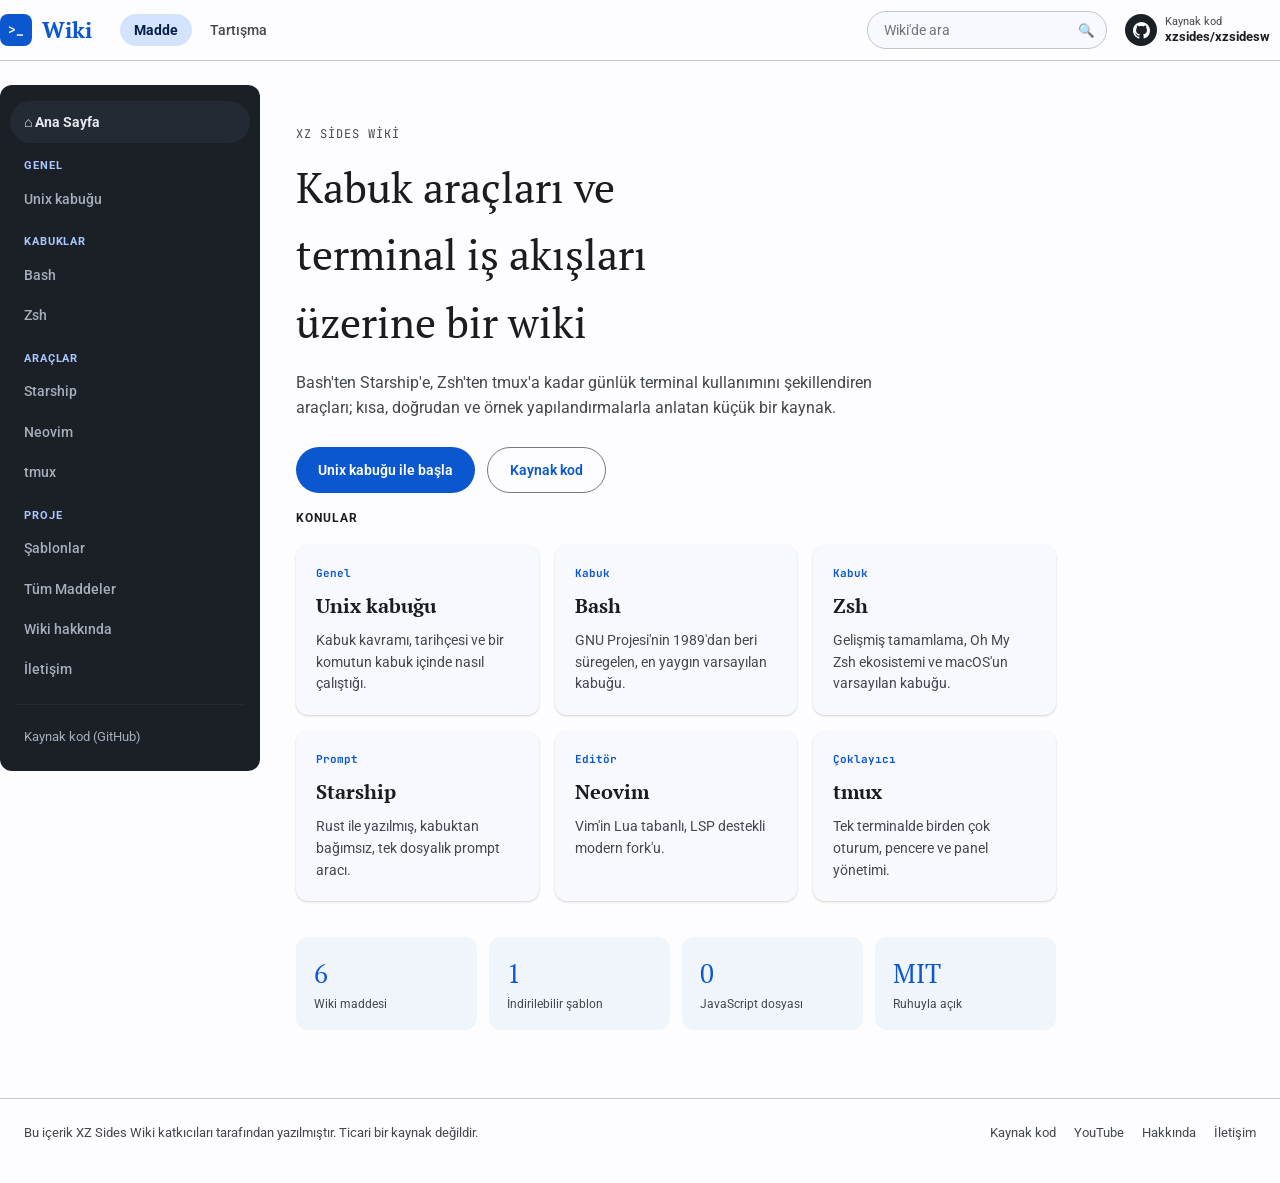
<file: index.html>
<!DOCTYPE html>
<html lang="tr">
<head>
<meta charset="UTF-8">
<meta name="viewport" content="width=device-width, initial-scale=1.0">
<title>XZ Sides Wiki</title>
<meta name="description" content="Kabuk araçları ve terminal iş akışları üzerine küçük, odaklı bir wiki: Bash, Zsh, Starship, Neovim, tmux.">
<link rel="preconnect" href="https://fonts.googleapis.com">
<link href="https://fonts.googleapis.com/css2?family=Roboto:wght@400;500;700&family=PT+Serif:ital,wght@0,400;0,700;1,400&family=JetBrains+Mono:wght@400;500;700&display=swap" rel="stylesheet">
<link rel="stylesheet" href="css/wiki.css">
</head>
<body>

<input type="checkbox" id="nav-toggle" class="nav-toggle-checkbox">
<header class="site-header">
  <div class="wrap header-row">
    <label for="nav-toggle" class="hamburger" aria-label="Menüyü aç/kapat">&#9776;</label>
    <a href="index.html" class="wordmark">
      <span class="mark">&gt;_</span>
      <span class="word">Wiki</span>
    </a>
    <ul class="tabs">
      <li><a href="#top" class="active">Madde</a></li>
      <li><a href="about.html">Tartışma</a></li>
    </ul>
    <div class="header-right">
      <form class="search-form" role="search" action="search.html" method="get">
        <input type="search" name="q" list="wiki-pages" placeholder="Wiki'de ara" autocomplete="off">
        <datalist id="wiki-pages">
<option value="Ana Sayfa">
<option value="Unix kabuğu">
<option value="Bash">
<option value="Zsh">
<option value="Starship">
<option value="Neovim">
<option value="tmux">
<option value="Şablonlar">
<option value="XZ Sides Wiki hakkında">
<option value="İletişim">
</datalist>
        <button type="submit" aria-label="Ara">&#128269;</button>
      </form>
      <a class="account" href="https://github.com/xzsides/xzsidesw" target="_blank" rel="noopener">
        <span class="gh-mark">
          <svg viewBox="0 0 16 16"><path d="M8 0C3.58 0 0 3.58 0 8c0 3.54 2.29 6.53 5.47 7.59.4.07.55-.17.55-.38
          0-.19-.01-.82-.01-1.49-2.01.37-2.53-.49-2.69-.94-.09-.23-.48-.94-.82-1.13-.28-.15-.68-.52-.01-.53.63-.01
          1.08.58 1.23.82.72 1.21 1.87.87 2.33.66.07-.52.28-.87.51-1.07-1.78-.2-3.64-.89-3.64-3.95
          0-.87.31-1.59.82-2.15-.08-.2-.36-1.02.08-2.12 0 0 .67-.21 2.2.82.64-.18 1.32-.27 2-.27.68
          0 1.36.09 2 .27 1.53-1.04 2.2-.82 2.2-.82.44 1.1.16 1.92.08 2.12.51.56.82 1.27.82 2.15
          0 3.07-1.87 3.75-3.65 3.95.29.25.54.73.54 1.48 0 1.07-.01 1.93-.01 2.2 0 .21.15.46.55.38A8.01
          8.01 0 0 0 16 8c0-4.42-3.58-8-8-8z"/></svg>
        </span>
        <span class="account-text">
          <span class="a-label">Kaynak kod</span>
          <span class="a-name">xzsides/xzsidesw</span>
        </span>
      </a>
    </div>
  </div>
</header>

<main class="wrap page no-infobox">
  
    <nav class="docs-nav">
      <label for="nav-toggle" class="drawer-close" aria-label="Menüyü kapat">&times;</label>
      <a href="index.html" class="home-link active">&#8962; Ana Sayfa</a>
      
        <div class="nav-group">
          <p class="nav-group-title">Genel</p>
          <ul><li><a href="kabuk.html" class="">Unix kabuğu</a></li></ul>
        </div>
        
        <div class="nav-group">
          <p class="nav-group-title">Kabuklar</p>
          <ul><li><a href="bash.html" class="">Bash</a></li><li><a href="zsh.html" class="">Zsh</a></li></ul>
        </div>
        
        <div class="nav-group">
          <p class="nav-group-title">Araçlar</p>
          <ul><li><a href="starship.html" class="">Starship</a></li><li><a href="neovim.html" class="">Neovim</a></li><li><a href="tmux.html" class="">tmux</a></li></ul>
        </div>
        
        <div class="nav-group">
          <p class="nav-group-title">Proje</p>
          <ul><li><a href="templates.html" class="">Şablonlar</a></li><li><a href="search.html" class="">Tüm Maddeler</a></li><li><a href="about.html" class="">Wiki hakkında</a></li><li><a href="contact.html" class="">İletişim</a></li></ul>
        </div>
        
      <hr class="nav-divider">
      <a class="footer-link" href="https://github.com/xzsides/xzsidesw" target="_blank" rel="noopener">Kaynak kod (GitHub)</a>
    </nav>
    

  <div class="article" id="top">
    <div class="portal-hero">
      <p class="kicker">XZ Sides Wiki</p>
      <h1>Kabuk araçları ve terminal iş akışları üzerine bir wiki</h1>
      <p>
        Bash'ten Starship'e, Zsh'ten tmux'a kadar günlük terminal kullanımını
        şekillendiren araçları; kısa, doğrudan ve örnek yapılandırmalarla
        anlatan küçük bir kaynak.
      </p>
      <div class="btn-row">
        <a class="btn" href="kabuk.html">Unix kabuğu ile başla</a>
        <a class="btn outlined" href="https://github.com/xzsides/xzsidesw" target="_blank" rel="noopener">Kaynak kod</a>
      </div>
    </div>

    <p class="section-label">Konular</p>
    <div class="topics-grid">
      
    <a class="topic-card" href="kabuk.html">
      <p class="t-eyebrow">Genel</p>
      <h3>Unix kabuğu</h3>
      <p>Kabuk kavramı, tarihçesi ve bir komutun kabuk içinde nasıl çalıştığı.</p>
    </a>


    <a class="topic-card" href="bash.html">
      <p class="t-eyebrow">Kabuk</p>
      <h3>Bash</h3>
      <p>GNU Projesi'nin 1989'dan beri süregelen, en yaygın varsayılan kabuğu.</p>
    </a>


    <a class="topic-card" href="zsh.html">
      <p class="t-eyebrow">Kabuk</p>
      <h3>Zsh</h3>
      <p>Gelişmiş tamamlama, Oh My Zsh ekosistemi ve macOS'un varsayılan kabuğu.</p>
    </a>


    <a class="topic-card" href="starship.html">
      <p class="t-eyebrow">Prompt</p>
      <h3>Starship</h3>
      <p>Rust ile yazılmış, kabuktan bağımsız, tek dosyalık prompt aracı.</p>
    </a>


    <a class="topic-card" href="neovim.html">
      <p class="t-eyebrow">Editör</p>
      <h3>Neovim</h3>
      <p>Vim'in Lua tabanlı, LSP destekli modern fork'u.</p>
    </a>


    <a class="topic-card" href="tmux.html">
      <p class="t-eyebrow">Çoklayıcı</p>
      <h3>tmux</h3>
      <p>Tek terminalde birden çok oturum, pencere ve panel yönetimi.</p>
    </a>

    </div>

    <div class="stat-row">
      <div class="stat-cell"><div class="n">6</div><div class="l">Wiki maddesi</div></div>
      <div class="stat-cell"><div class="n">1</div><div class="l">İndirilebilir şablon</div></div>
      <div class="stat-cell"><div class="n">0</div><div class="l">JavaScript dosyası</div></div>
      <div class="stat-cell"><div class="n">MIT</div><div class="l">Ruhuyla açık</div></div>
    </div>
  </div>
</main>

<footer class="site-footer">
  <div class="wrap">
    <span>Bu içerik XZ Sides Wiki katkıcıları tarafından yazılmıştır. Ticari bir kaynak değildir.</span>
    <ul>
      <li><a href="https://github.com/xzsides/xzsidesw" target="_blank" rel="noopener">Kaynak kod</a></li>
      <li><a href="https://www.youtube.com/@asherbtww" target="_blank" rel="noopener">YouTube</a></li>
      <li><a href="about.html">Hakkında</a></li>
      <li><a href="contact.html">İletişim</a></li>
    </ul>
  </div>
</footer>

</body>
</html>
</file>
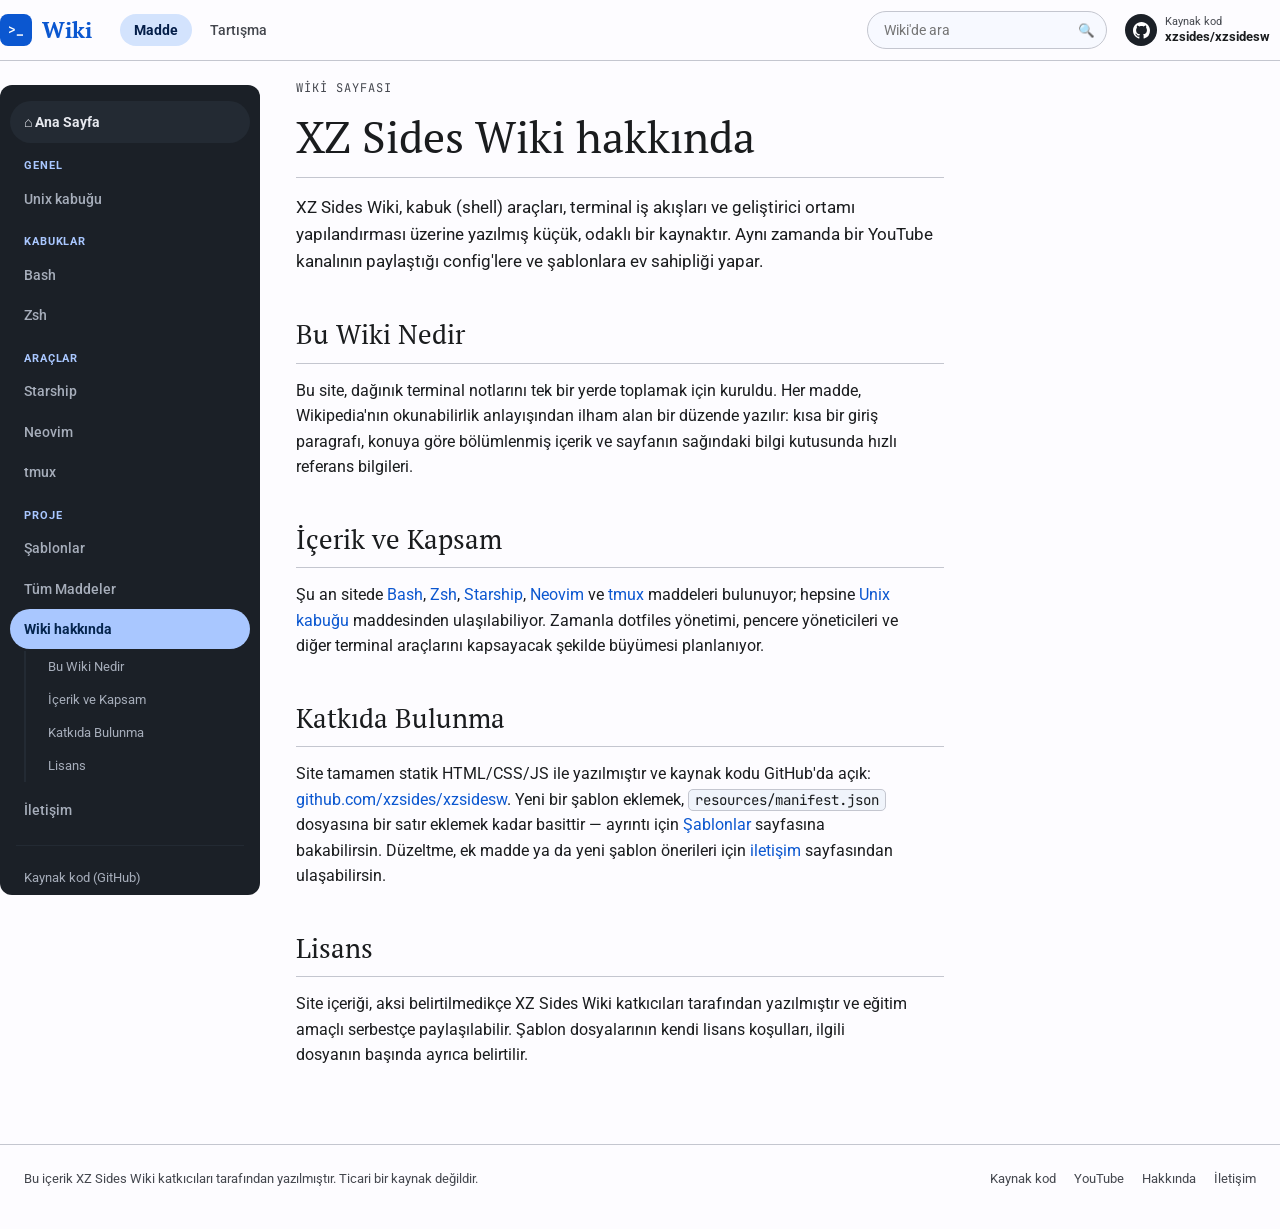
<file: about.html>
<!DOCTYPE html>
<html lang="tr">
<head>
<meta charset="UTF-8">
<meta name="viewport" content="width=device-width, initial-scale=1.0">
<title>XZ Sides Wiki hakkında</title>
<meta name="description" content="XZ Sides Wiki'nin kapsamı, katkı süreci ve lisansı hakkında bilgi.">
<link rel="preconnect" href="https://fonts.googleapis.com">
<link href="https://fonts.googleapis.com/css2?family=Roboto:wght@400;500;700&family=PT+Serif:ital,wght@0,400;0,700;1,400&family=JetBrains+Mono:wght@400;500;700&display=swap" rel="stylesheet">
<link rel="stylesheet" href="css/wiki.css">
</head>
<body>

<input type="checkbox" id="nav-toggle" class="nav-toggle-checkbox">
<header class="site-header">
  <div class="wrap header-row">
    <label for="nav-toggle" class="hamburger" aria-label="Menüyü aç/kapat">&#9776;</label>
    <a href="index.html" class="wordmark">
      <span class="mark">&gt;_</span>
      <span class="word">Wiki</span>
    </a>
    <ul class="tabs">
      <li><a href="#top" class="active">Madde</a></li>
      <li><a href="about.html">Tartışma</a></li>
    </ul>
    <div class="header-right">
      <form class="search-form" role="search" action="search.html" method="get">
        <input type="search" name="q" list="wiki-pages" placeholder="Wiki'de ara" autocomplete="off">
        <datalist id="wiki-pages">
<option value="Ana Sayfa">
<option value="Unix kabuğu">
<option value="Bash">
<option value="Zsh">
<option value="Starship">
<option value="Neovim">
<option value="tmux">
<option value="Şablonlar">
<option value="XZ Sides Wiki hakkında">
<option value="İletişim">
</datalist>
        <button type="submit" aria-label="Ara">&#128269;</button>
      </form>
      <a class="account" href="https://github.com/xzsides/xzsidesw" target="_blank" rel="noopener">
        <span class="gh-mark">
          <svg viewBox="0 0 16 16"><path d="M8 0C3.58 0 0 3.58 0 8c0 3.54 2.29 6.53 5.47 7.59.4.07.55-.17.55-.38
          0-.19-.01-.82-.01-1.49-2.01.37-2.53-.49-2.69-.94-.09-.23-.48-.94-.82-1.13-.28-.15-.68-.52-.01-.53.63-.01
          1.08.58 1.23.82.72 1.21 1.87.87 2.33.66.07-.52.28-.87.51-1.07-1.78-.2-3.64-.89-3.64-3.95
          0-.87.31-1.59.82-2.15-.08-.2-.36-1.02.08-2.12 0 0 .67-.21 2.2.82.64-.18 1.32-.27 2-.27.68
          0 1.36.09 2 .27 1.53-1.04 2.2-.82 2.2-.82.44 1.1.16 1.92.08 2.12.51.56.82 1.27.82 2.15
          0 3.07-1.87 3.75-3.65 3.95.29.25.54.73.54 1.48 0 1.07-.01 1.93-.01 2.2 0 .21.15.46.55.38A8.01
          8.01 0 0 0 16 8c0-4.42-3.58-8-8-8z"/></svg>
        </span>
        <span class="account-text">
          <span class="a-label">Kaynak kod</span>
          <span class="a-name">xzsides/xzsidesw</span>
        </span>
      </a>
    </div>
  </div>
</header>

<main class="wrap page">
  
    <nav class="docs-nav">
      <label for="nav-toggle" class="drawer-close" aria-label="Menüyü kapat">&times;</label>
      <a href="index.html" class="home-link">&#8962; Ana Sayfa</a>
      
        <div class="nav-group">
          <p class="nav-group-title">Genel</p>
          <ul><li><a href="kabuk.html" class="">Unix kabuğu</a></li></ul>
        </div>
        
        <div class="nav-group">
          <p class="nav-group-title">Kabuklar</p>
          <ul><li><a href="bash.html" class="">Bash</a></li><li><a href="zsh.html" class="">Zsh</a></li></ul>
        </div>
        
        <div class="nav-group">
          <p class="nav-group-title">Araçlar</p>
          <ul><li><a href="starship.html" class="">Starship</a></li><li><a href="neovim.html" class="">Neovim</a></li><li><a href="tmux.html" class="">tmux</a></li></ul>
        </div>
        
        <div class="nav-group">
          <p class="nav-group-title">Proje</p>
          <ul><li><a href="templates.html" class="">Şablonlar</a></li><li><a href="search.html" class="">Tüm Maddeler</a></li><li><a href="about.html" class="active">Wiki hakkında</a></li><ul class="subnav"><li><a href="#nedir">Bu Wiki Nedir</a></li>
<li><a href="#kapsam">İçerik ve Kapsam</a></li>
<li><a href="#katki">Katkıda Bulunma</a></li>
<li><a href="#lisans">Lisans</a></li></ul><li><a href="contact.html" class="">İletişim</a></li></ul>
        </div>
        
      <hr class="nav-divider">
      <a class="footer-link" href="https://github.com/xzsides/xzsidesw" target="_blank" rel="noopener">Kaynak kod (GitHub)</a>
    </nav>
    

  <article class="article simple-wrap" id="top">
    <p class="subtitle-tag">Wiki Sayfası</p>
    <h1 class="page-title">XZ Sides Wiki hakkında</h1>

    <p class="lede">
      XZ Sides Wiki, kabuk (shell) araçları, terminal iş akışları ve
      geliştirici ortamı yapılandırması üzerine yazılmış küçük, odaklı bir
      kaynaktır. Aynı zamanda bir YouTube kanalının paylaştığı config'lere ve
      şablonlara ev sahipliği yapar.
    </p>

    <h2 id="nedir">Bu Wiki Nedir</h2>
    <p>
      Bu site, dağınık terminal notlarını tek bir yerde toplamak için
      kuruldu. Her madde, Wikipedia'nın okunabilirlik anlayışından ilham
      alan bir düzende yazılır: kısa bir giriş paragrafı, konuya göre
      bölümlenmiş içerik ve sayfanın sağındaki bilgi kutusunda hızlı
      referans bilgileri.
    </p>

    <h2 id="kapsam">İçerik ve Kapsam</h2>
    <p>
      Şu an sitede <a href="bash.html">Bash</a>, <a href="zsh.html">Zsh</a>,
      <a href="starship.html">Starship</a>, <a href="neovim.html">Neovim</a>
      ve <a href="tmux.html">tmux</a> maddeleri bulunuyor; hepsine
      <a href="kabuk.html">Unix kabuğu</a> maddesinden ulaşılabiliyor.
      Zamanla dotfiles yönetimi, pencere yöneticileri ve diğer terminal
      araçlarını kapsayacak şekilde büyümesi planlanıyor.
    </p>

    <h2 id="katki">Katkıda Bulunma</h2>
    <p>
      Site tamamen statik HTML/CSS/JS ile yazılmıştır ve kaynak kodu
      GitHub'da açık: <a href="https://github.com/xzsides/xzsidesw" target="_blank" rel="noopener">github.com/xzsides/xzsidesw</a>.
      Yeni bir şablon eklemek, <code>resources/manifest.json</code> dosyasına
      bir satır eklemek kadar basittir — ayrıntı için
      <a href="templates.html">Şablonlar</a> sayfasına bakabilirsin. Düzeltme,
      ek madde ya da yeni şablon önerileri için <a href="contact.html">iletişim</a>
      sayfasından ulaşabilirsin.
    </p>

    <h2 id="lisans">Lisans</h2>
    <p>
      Site içeriği, aksi belirtilmedikçe XZ Sides Wiki katkıcıları tarafından
      yazılmıştır ve eğitim amaçlı serbestçe paylaşılabilir. Şablon
      dosyalarının kendi lisans koşulları, ilgili dosyanın başında ayrıca
      belirtilir.
    </p>
  </article>
</main>

<footer class="site-footer">
  <div class="wrap">
    <span>Bu içerik XZ Sides Wiki katkıcıları tarafından yazılmıştır. Ticari bir kaynak değildir.</span>
    <ul>
      <li><a href="https://github.com/xzsides/xzsidesw" target="_blank" rel="noopener">Kaynak kod</a></li>
      <li><a href="https://www.youtube.com/@asherbtww" target="_blank" rel="noopener">YouTube</a></li>
      <li><a href="about.html">Hakkında</a></li>
      <li><a href="contact.html">İletişim</a></li>
    </ul>
  </div>
</footer>

</body>
</html>
</file>
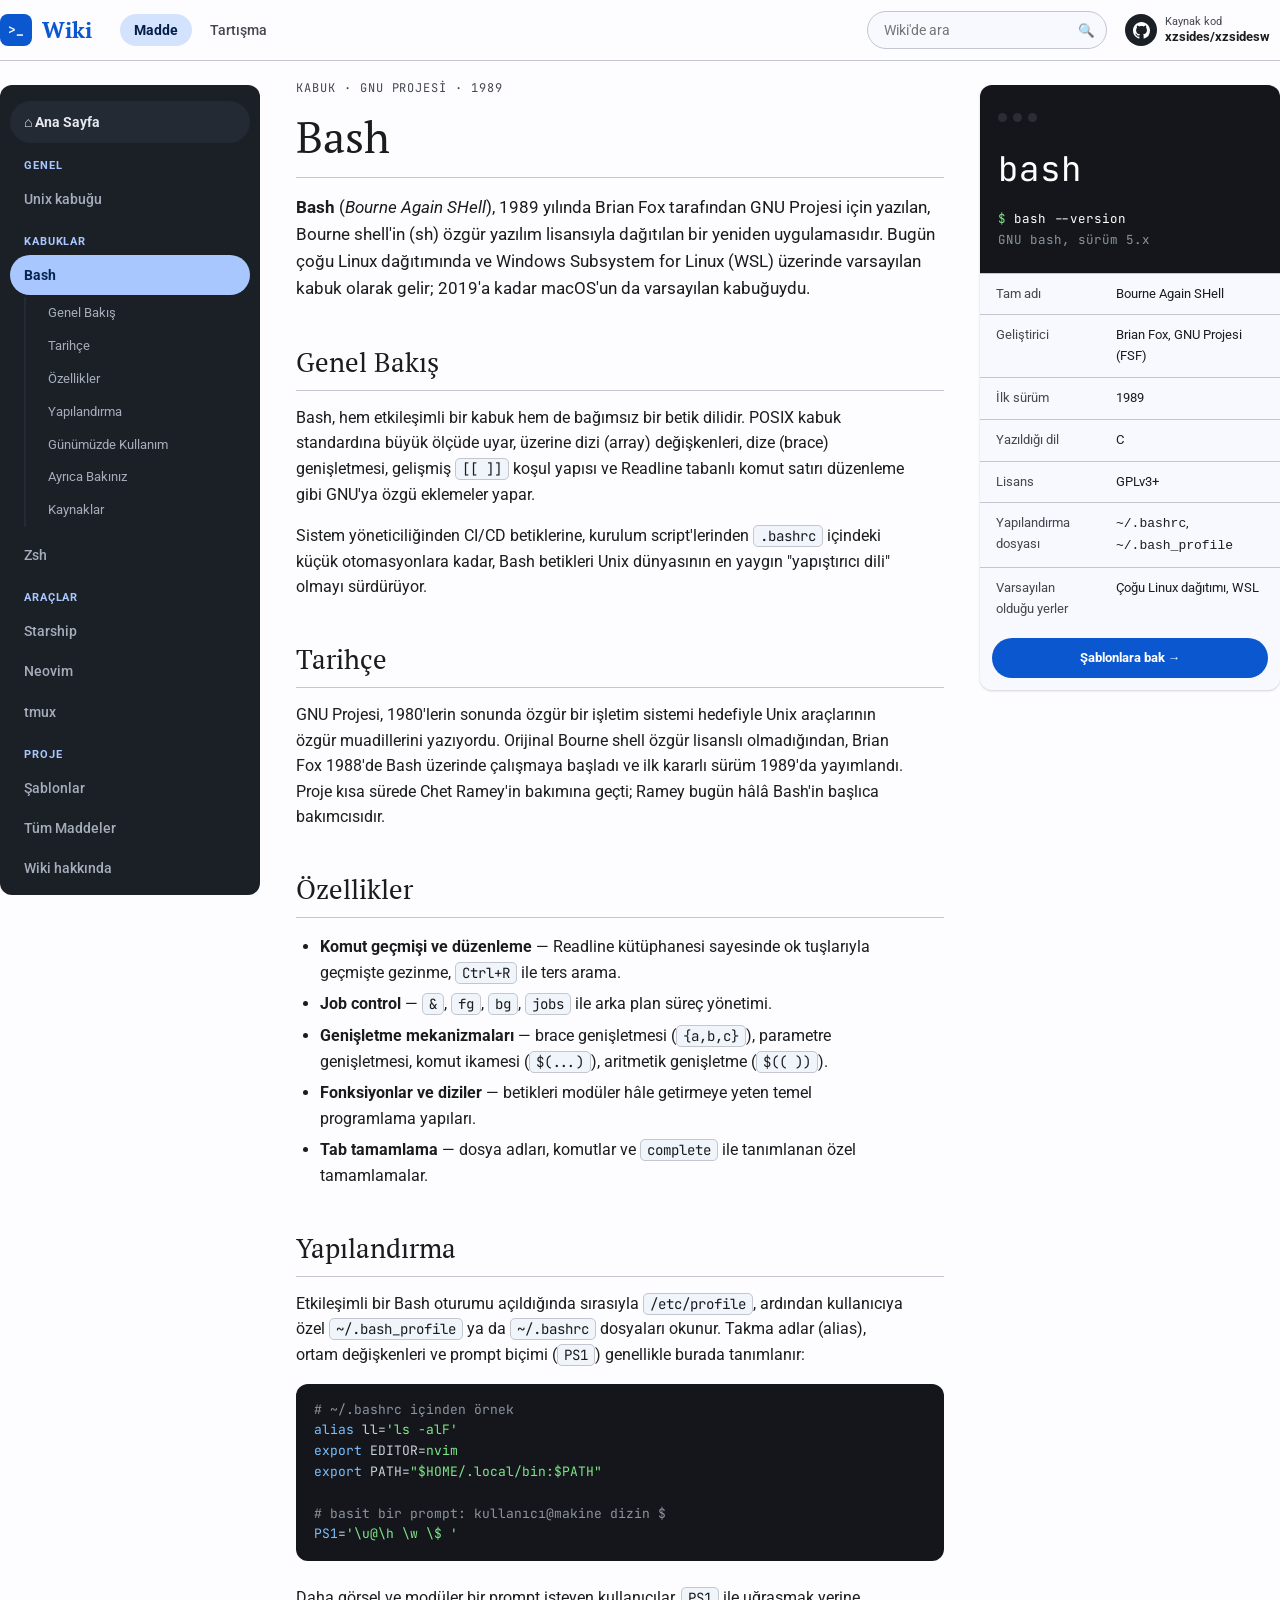
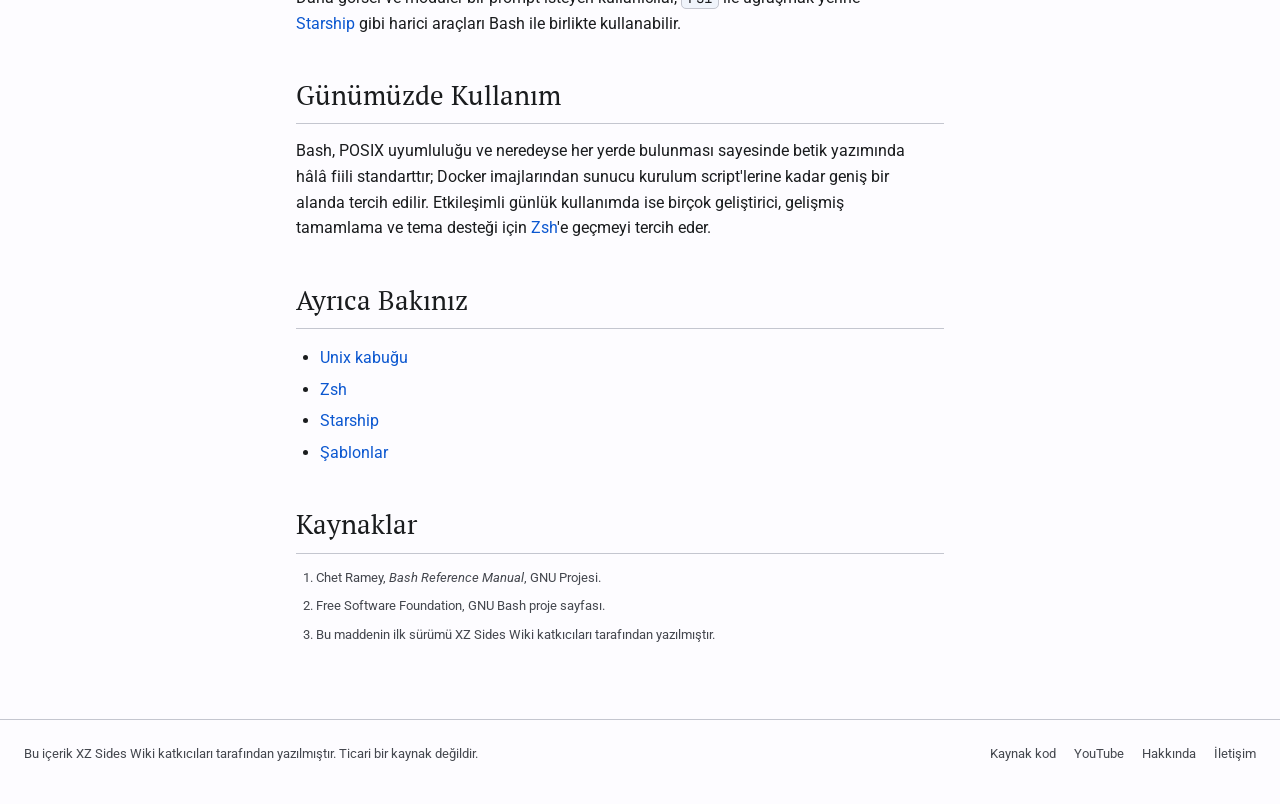
<file: bash.html>
<!DOCTYPE html>
<html lang="tr">
<head>
<meta charset="UTF-8">
<meta name="viewport" content="width=device-width, initial-scale=1.0">
<title>Bash — Wiki</title>
<meta name="description" content="Bash kabuğunun tarihçesi, özellikleri ve yapılandırması üzerine wiki maddesi.">
<link rel="preconnect" href="https://fonts.googleapis.com">
<link href="https://fonts.googleapis.com/css2?family=Roboto:wght@400;500;700&family=PT+Serif:ital,wght@0,400;0,700;1,400&family=JetBrains+Mono:wght@400;500;700&display=swap" rel="stylesheet">
<link rel="stylesheet" href="css/wiki.css">
</head>
<body>

<input type="checkbox" id="nav-toggle" class="nav-toggle-checkbox">
<header class="site-header">
  <div class="wrap header-row">
    <label for="nav-toggle" class="hamburger" aria-label="Menüyü aç/kapat">&#9776;</label>
    <a href="index.html" class="wordmark">
      <span class="mark">&gt;_</span>
      <span class="word">Wiki</span>
    </a>
    <ul class="tabs">
      <li><a href="#top" class="active">Madde</a></li>
      <li><a href="about.html">Tartışma</a></li>
    </ul>
    <div class="header-right">
      <form class="search-form" role="search" action="search.html" method="get">
        <input type="search" name="q" list="wiki-pages" placeholder="Wiki'de ara" autocomplete="off">
        <datalist id="wiki-pages">
<option value="Ana Sayfa">
<option value="Unix kabuğu">
<option value="Bash">
<option value="Zsh">
<option value="Starship">
<option value="Neovim">
<option value="tmux">
<option value="Şablonlar">
<option value="XZ Sides Wiki hakkında">
<option value="İletişim">
</datalist>
        <button type="submit" aria-label="Ara">&#128269;</button>
      </form>
      <a class="account" href="https://github.com/xzsides/xzsidesw" target="_blank" rel="noopener">
        <span class="gh-mark">
          <svg viewBox="0 0 16 16"><path d="M8 0C3.58 0 0 3.58 0 8c0 3.54 2.29 6.53 5.47 7.59.4.07.55-.17.55-.38
          0-.19-.01-.82-.01-1.49-2.01.37-2.53-.49-2.69-.94-.09-.23-.48-.94-.82-1.13-.28-.15-.68-.52-.01-.53.63-.01
          1.08.58 1.23.82.72 1.21 1.87.87 2.33.66.07-.52.28-.87.51-1.07-1.78-.2-3.64-.89-3.64-3.95
          0-.87.31-1.59.82-2.15-.08-.2-.36-1.02.08-2.12 0 0 .67-.21 2.2.82.64-.18 1.32-.27 2-.27.68
          0 1.36.09 2 .27 1.53-1.04 2.2-.82 2.2-.82.44 1.1.16 1.92.08 2.12.51.56.82 1.27.82 2.15
          0 3.07-1.87 3.75-3.65 3.95.29.25.54.73.54 1.48 0 1.07-.01 1.93-.01 2.2 0 .21.15.46.55.38A8.01
          8.01 0 0 0 16 8c0-4.42-3.58-8-8-8z"/></svg>
        </span>
        <span class="account-text">
          <span class="a-label">Kaynak kod</span>
          <span class="a-name">xzsides/xzsidesw</span>
        </span>
      </a>
    </div>
  </div>
</header>

<main class="wrap page">
  
    <nav class="docs-nav">
      <label for="nav-toggle" class="drawer-close" aria-label="Menüyü kapat">&times;</label>
      <a href="index.html" class="home-link">&#8962; Ana Sayfa</a>
      
        <div class="nav-group">
          <p class="nav-group-title">Genel</p>
          <ul><li><a href="kabuk.html" class="">Unix kabuğu</a></li></ul>
        </div>
        
        <div class="nav-group">
          <p class="nav-group-title">Kabuklar</p>
          <ul><li><a href="bash.html" class="active">Bash</a></li><ul class="subnav"><li><a href="#genel-bakis">Genel Bakış</a></li>
<li><a href="#tarihce">Tarihçe</a></li>
<li><a href="#ozellikler">Özellikler</a></li>
<li><a href="#yapilandirma">Yapılandırma</a></li>
<li><a href="#kullanim">Günümüzde Kullanım</a></li>
<li><a href="#ayrica-bakiniz">Ayrıca Bakınız</a></li>
<li><a href="#kaynaklar">Kaynaklar</a></li></ul><li><a href="zsh.html" class="">Zsh</a></li></ul>
        </div>
        
        <div class="nav-group">
          <p class="nav-group-title">Araçlar</p>
          <ul><li><a href="starship.html" class="">Starship</a></li><li><a href="neovim.html" class="">Neovim</a></li><li><a href="tmux.html" class="">tmux</a></li></ul>
        </div>
        
        <div class="nav-group">
          <p class="nav-group-title">Proje</p>
          <ul><li><a href="templates.html" class="">Şablonlar</a></li><li><a href="search.html" class="">Tüm Maddeler</a></li><li><a href="about.html" class="">Wiki hakkında</a></li><li><a href="contact.html" class="">İletişim</a></li></ul>
        </div>
        
      <hr class="nav-divider">
      <a class="footer-link" href="https://github.com/xzsides/xzsidesw" target="_blank" rel="noopener">Kaynak kod (GitHub)</a>
    </nav>
    

  <article class="article" id="top">
    <p class="subtitle-tag">Kabuk &middot; GNU Projesi &middot; 1989</p>
    <h1 class="page-title">Bash</h1>

    <p class="lede">
      <strong>Bash</strong> (<em>Bourne Again SHell</em>), 1989 yılında Brian Fox
      tarafından GNU Projesi için yazılan, Bourne shell'in (sh) özgür yazılım
      lisansıyla dağıtılan bir yeniden uygulamasıdır. Bugün çoğu Linux dağıtımında
      ve Windows Subsystem for Linux (WSL) üzerinde varsayılan kabuk olarak gelir;
      2019'a kadar macOS'un da varsayılan kabuğuydu.
    </p>

    <h2 id="genel-bakis">Genel Bakış</h2>
    <p>
      Bash, hem etkileşimli bir kabuk hem de bağımsız bir betik dilidir. POSIX
      kabuk standardına büyük ölçüde uyar, üzerine dizi (array) değişkenleri,
      dize (brace) genişletmesi, gelişmiş <code>[[ ]]</code> koşul yapısı ve
      Readline tabanlı komut satırı düzenleme gibi GNU'ya özgü eklemeler yapar.
    </p>
    <p>
      Sistem yöneticiliğinden CI/CD betiklerine, kurulum script'lerinden
      <code>.bashrc</code> içindeki küçük otomasyonlara kadar, Bash betikleri
      Unix dünyasının en yaygın "yapıştırıcı dili" olmayı sürdürüyor.
    </p>

    <h2 id="tarihce">Tarihçe</h2>
    <p>
      GNU Projesi, 1980'lerin sonunda özgür bir işletim sistemi hedefiyle
      Unix araçlarının özgür muadillerini yazıyordu. Orijinal Bourne shell
      özgür lisanslı olmadığından, Brian Fox 1988'de Bash üzerinde çalışmaya
      başladı ve ilk kararlı sürüm 1989'da yayımlandı. Proje kısa sürede
      Chet Ramey'in bakımına geçti; Ramey bugün hâlâ Bash'in başlıca
      bakımcısıdır.
    </p>

    <h2 id="ozellikler">Özellikler</h2>
    <ul>
      <li><strong>Komut geçmişi ve düzenleme</strong> — Readline kütüphanesi sayesinde
      ok tuşlarıyla geçmişte gezinme, <code>Ctrl+R</code> ile ters arama.</li>
      <li><strong>Job control</strong> — <code>&amp;</code>, <code>fg</code>, <code>bg</code>,
      <code>jobs</code> ile arka plan süreç yönetimi.</li>
      <li><strong>Genişletme mekanizmaları</strong> — brace genişletmesi
      (<code>{a,b,c}</code>), parametre genişletmesi, komut ikamesi
      (<code>$(...)</code>), aritmetik genişletme (<code>$(( ))</code>).</li>
      <li><strong>Fonksiyonlar ve diziler</strong> — betikleri modüler hâle
      getirmeye yeten temel programlama yapıları.</li>
      <li><strong>Tab tamamlama</strong> — dosya adları, komutlar ve
      <code>complete</code> ile tanımlanan özel tamamlamalar.</li>
    </ul>

    <h2 id="yapilandirma">Yapılandırma</h2>
    <p>
      Etkileşimli bir Bash oturumu açıldığında sırasıyla <code>/etc/profile</code>,
      ardından kullanıcıya özel <code>~/.bash_profile</code> ya da
      <code>~/.bashrc</code> dosyaları okunur. Takma adlar (alias), ortam
      değişkenleri ve prompt biçimi (<code>PS1</code>) genellikle burada tanımlanır:
    </p>
    <div class="config-block"><span class="c-comment"># ~/.bashrc içinden örnek</span>
<span class="c-key">alias</span> ll=<span class="c-str">'ls -alF'</span>
<span class="c-key">export</span> EDITOR=<span class="c-str">nvim</span>
<span class="c-key">export</span> PATH=<span class="c-str">"$HOME/.local/bin:$PATH"</span>

<span class="c-comment"># basit bir prompt: kullanıcı@makine dizin $</span>
<span class="c-key">PS1</span>=<span class="c-str">'\u@\h \w \$ '</span></div>
    <p>
      Daha görsel ve modüler bir prompt isteyen kullanıcılar, <code>PS1</code>
      ile uğraşmak yerine <a href="starship.html">Starship</a> gibi harici
      araçları Bash ile birlikte kullanabilir.
    </p>

    <h2 id="kullanim">Günümüzde Kullanım</h2>
    <p>
      Bash, POSIX uyumluluğu ve neredeyse her yerde bulunması sayesinde betik
      yazımında hâlâ fiili standarttır; Docker imajlarından sunucu kurulum
      script'lerine kadar geniş bir alanda tercih edilir. Etkileşimli günlük
      kullanımda ise birçok geliştirici, gelişmiş tamamlama ve tema desteği
      için <a href="zsh.html">Zsh</a>'e geçmeyi tercih eder.
    </p>

    <h2 id="ayrica-bakiniz">Ayrıca Bakınız</h2>
    <ul>
      <li><a href="kabuk.html">Unix kabuğu</a></li>
      <li><a href="zsh.html">Zsh</a></li>
      <li><a href="starship.html">Starship</a></li>
      <li><a href="templates.html">Şablonlar</a></li>
    </ul>

    <h2 id="kaynaklar">Kaynaklar</h2>
    <ol class="refs">
      <li>Chet Ramey, <em>Bash Reference Manual</em>, GNU Projesi.</li>
      <li>Free Software Foundation, GNU Bash proje sayfası.</li>
      <li>Bu maddenin ilk sürümü XZ Sides Wiki katkıcıları tarafından yazılmıştır.</li>
    </ol>
  </article>

  
    <aside class="infobox">
      <div class="term-media">
        <div class="dots"><span class="dot"></span><span class="dot"></span><span class="dot"></span></div>
        <div class="glyph">bash</div>
        <div><span class="prompt">$</span> <span class="cmd">bash --version</span></div>
<div><div style="color:#8b949e;">GNU bash, sürüm 5.x</div></div>
      </div>
      <table>
        <tr><th>Tam adı</th><td>Bourne Again SHell</td></tr>
<tr><th>Geliştirici</th><td>Brian Fox, GNU Projesi (FSF)</td></tr>
<tr><th>İlk sürüm</th><td>1989</td></tr>
<tr><th>Yazıldığı dil</th><td>C</td></tr>
<tr><th>Lisans</th><td>GPLv3+</td></tr>
<tr><th>Yapılandırma dosyası</th><td><code>~/.bashrc</code>, <code>~/.bash_profile</code></td></tr>
<tr><th>Varsayılan olduğu yerler</th><td>Çoğu Linux dağıtımı, WSL</td></tr>
      </table>
      <a class="view-more" href="resources/template/zshrc-template" target="_blank" rel="noopener">Şablonlara bak &rarr;</a>
    </aside>
    
</main>

<footer class="site-footer">
  <div class="wrap">
    <span>Bu içerik XZ Sides Wiki katkıcıları tarafından yazılmıştır. Ticari bir kaynak değildir.</span>
    <ul>
      <li><a href="https://github.com/xzsides/xzsidesw" target="_blank" rel="noopener">Kaynak kod</a></li>
      <li><a href="https://www.youtube.com/@asherbtww" target="_blank" rel="noopener">YouTube</a></li>
      <li><a href="about.html">Hakkında</a></li>
      <li><a href="contact.html">İletişim</a></li>
    </ul>
  </div>
</footer>

</body>
</html>
</file>
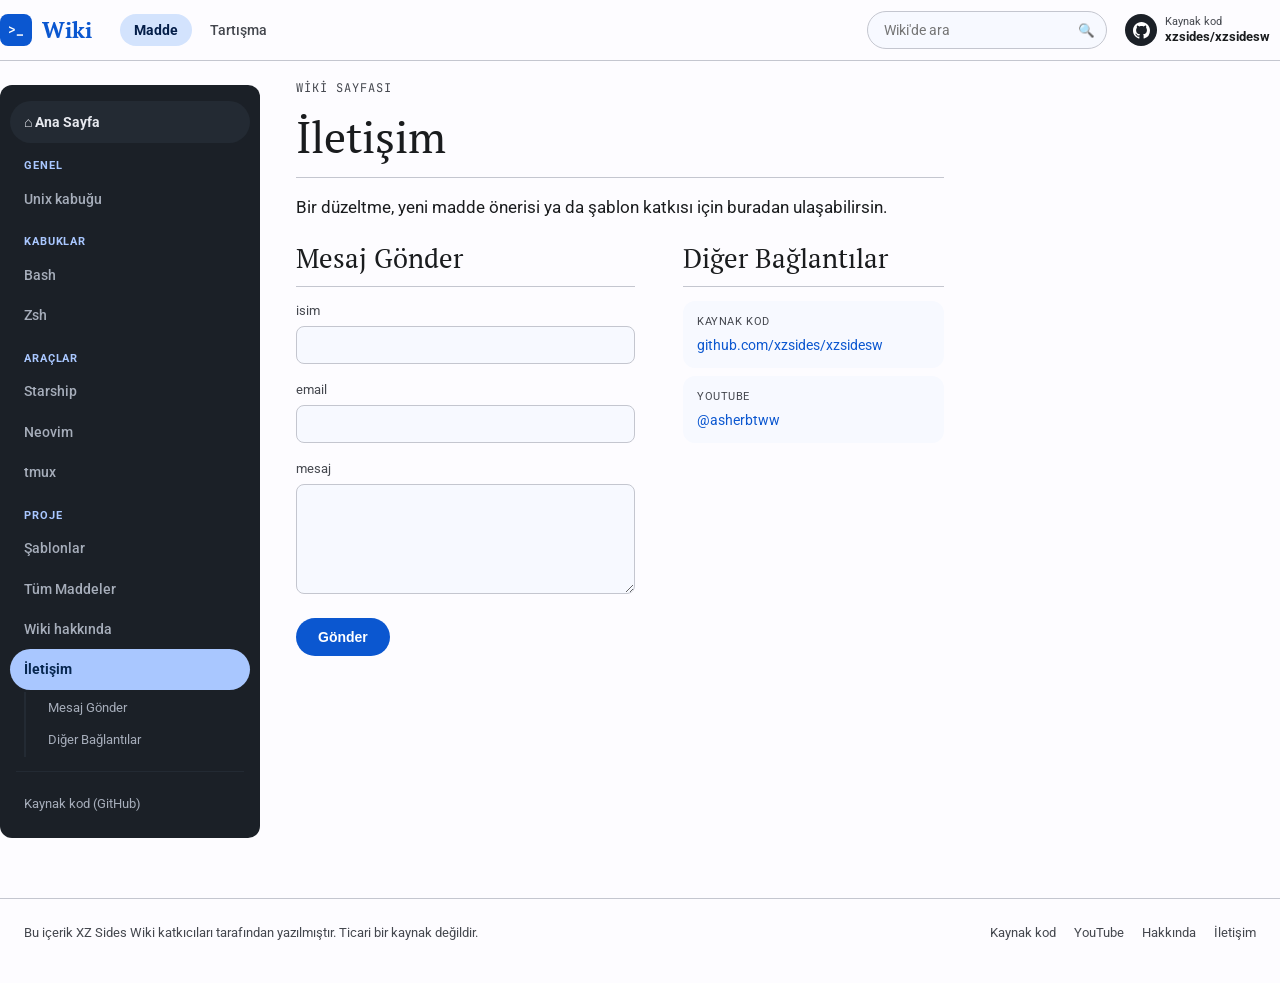
<file: contact.html>
<!DOCTYPE html>
<html lang="tr">
<head>
<meta charset="UTF-8">
<meta name="viewport" content="width=device-width, initial-scale=1.0">
<title>İletişim — Wiki</title>
<meta name="description" content="XZ Sides Wiki ile iletişime geç.">
<link rel="preconnect" href="https://fonts.googleapis.com">
<link href="https://fonts.googleapis.com/css2?family=Roboto:wght@400;500;700&family=PT+Serif:ital,wght@0,400;0,700;1,400&family=JetBrains+Mono:wght@400;500;700&display=swap" rel="stylesheet">
<link rel="stylesheet" href="css/wiki.css">
</head>
<body>

<input type="checkbox" id="nav-toggle" class="nav-toggle-checkbox">
<header class="site-header">
  <div class="wrap header-row">
    <label for="nav-toggle" class="hamburger" aria-label="Menüyü aç/kapat">&#9776;</label>
    <a href="index.html" class="wordmark">
      <span class="mark">&gt;_</span>
      <span class="word">Wiki</span>
    </a>
    <ul class="tabs">
      <li><a href="#top" class="active">Madde</a></li>
      <li><a href="about.html">Tartışma</a></li>
    </ul>
    <div class="header-right">
      <form class="search-form" role="search" action="search.html" method="get">
        <input type="search" name="q" list="wiki-pages" placeholder="Wiki'de ara" autocomplete="off">
        <datalist id="wiki-pages">
<option value="Ana Sayfa">
<option value="Unix kabuğu">
<option value="Bash">
<option value="Zsh">
<option value="Starship">
<option value="Neovim">
<option value="tmux">
<option value="Şablonlar">
<option value="XZ Sides Wiki hakkında">
<option value="İletişim">
</datalist>
        <button type="submit" aria-label="Ara">&#128269;</button>
      </form>
      <a class="account" href="https://github.com/xzsides/xzsidesw" target="_blank" rel="noopener">
        <span class="gh-mark">
          <svg viewBox="0 0 16 16"><path d="M8 0C3.58 0 0 3.58 0 8c0 3.54 2.29 6.53 5.47 7.59.4.07.55-.17.55-.38
          0-.19-.01-.82-.01-1.49-2.01.37-2.53-.49-2.69-.94-.09-.23-.48-.94-.82-1.13-.28-.15-.68-.52-.01-.53.63-.01
          1.08.58 1.23.82.72 1.21 1.87.87 2.33.66.07-.52.28-.87.51-1.07-1.78-.2-3.64-.89-3.64-3.95
          0-.87.31-1.59.82-2.15-.08-.2-.36-1.02.08-2.12 0 0 .67-.21 2.2.82.64-.18 1.32-.27 2-.27.68
          0 1.36.09 2 .27 1.53-1.04 2.2-.82 2.2-.82.44 1.1.16 1.92.08 2.12.51.56.82 1.27.82 2.15
          0 3.07-1.87 3.75-3.65 3.95.29.25.54.73.54 1.48 0 1.07-.01 1.93-.01 2.2 0 .21.15.46.55.38A8.01
          8.01 0 0 0 16 8c0-4.42-3.58-8-8-8z"/></svg>
        </span>
        <span class="account-text">
          <span class="a-label">Kaynak kod</span>
          <span class="a-name">xzsides/xzsidesw</span>
        </span>
      </a>
    </div>
  </div>
</header>

<main class="wrap page">
  
    <nav class="docs-nav">
      <label for="nav-toggle" class="drawer-close" aria-label="Menüyü kapat">&times;</label>
      <a href="index.html" class="home-link">&#8962; Ana Sayfa</a>
      
        <div class="nav-group">
          <p class="nav-group-title">Genel</p>
          <ul><li><a href="kabuk.html" class="">Unix kabuğu</a></li></ul>
        </div>
        
        <div class="nav-group">
          <p class="nav-group-title">Kabuklar</p>
          <ul><li><a href="bash.html" class="">Bash</a></li><li><a href="zsh.html" class="">Zsh</a></li></ul>
        </div>
        
        <div class="nav-group">
          <p class="nav-group-title">Araçlar</p>
          <ul><li><a href="starship.html" class="">Starship</a></li><li><a href="neovim.html" class="">Neovim</a></li><li><a href="tmux.html" class="">tmux</a></li></ul>
        </div>
        
        <div class="nav-group">
          <p class="nav-group-title">Proje</p>
          <ul><li><a href="templates.html" class="">Şablonlar</a></li><li><a href="search.html" class="">Tüm Maddeler</a></li><li><a href="about.html" class="">Wiki hakkında</a></li><li><a href="contact.html" class="active">İletişim</a></li><ul class="subnav"><li><a href="#form">Mesaj Gönder</a></li>
<li><a href="#baglantilar">Diğer Bağlantılar</a></li></ul></ul>
        </div>
        
      <hr class="nav-divider">
      <a class="footer-link" href="https://github.com/xzsides/xzsidesw" target="_blank" rel="noopener">Kaynak kod (GitHub)</a>
    </nav>
    

  <article class="article simple-wrap" id="top">
    <p class="subtitle-tag">Wiki Sayfası</p>
    <h1 class="page-title">İletişim</h1>
    <p class="lede">
      Bir düzeltme, yeni madde önerisi ya da şablon katkısı için buradan
      ulaşabilirsin.
    </p>

    <div class="contact-grid">
      <div>
        <h2 id="form" style="margin-top:0;">Mesaj Gönder</h2>
        <form action="mailto:asherbtw@proton.me" method="post" enctype="text/plain">
          <div class="field">
            <label for="name">isim</label>
            <input id="name" name="name" type="text" required>
          </div>
          <div class="field">
            <label for="email">email</label>
            <input id="email" name="email" type="email" required>
          </div>
          <div class="field">
            <label for="message">mesaj</label>
            <textarea id="message" name="message" required></textarea>
          </div>
          <button class="btn" type="submit">Gönder</button>
        </form>
      </div>

      <div>
        <h2 id="baglantilar" style="margin-top:0;">Diğer Bağlantılar</h2>
        <div class="contact-links">
          <a class="c-item" href="https://github.com/xzsides/xzsidesw" target="_blank" rel="noopener">
            <span class="c-label">Kaynak kod</span> github.com/xzsides/xzsidesw
          </a>
          <a class="c-item" href="https://www.youtube.com/@asherbtww" target="_blank" rel="noopener">
            <span class="c-label">YouTube</span> @asherbtww
          </a>
        </div>
      </div>
    </div>
  </article>
</main>

<footer class="site-footer">
  <div class="wrap">
    <span>Bu içerik XZ Sides Wiki katkıcıları tarafından yazılmıştır. Ticari bir kaynak değildir.</span>
    <ul>
      <li><a href="https://github.com/xzsides/xzsidesw" target="_blank" rel="noopener">Kaynak kod</a></li>
      <li><a href="https://www.youtube.com/@asherbtww" target="_blank" rel="noopener">YouTube</a></li>
      <li><a href="about.html">Hakkında</a></li>
      <li><a href="contact.html">İletişim</a></li>
    </ul>
  </div>
</footer>

</body>
</html>
</file>
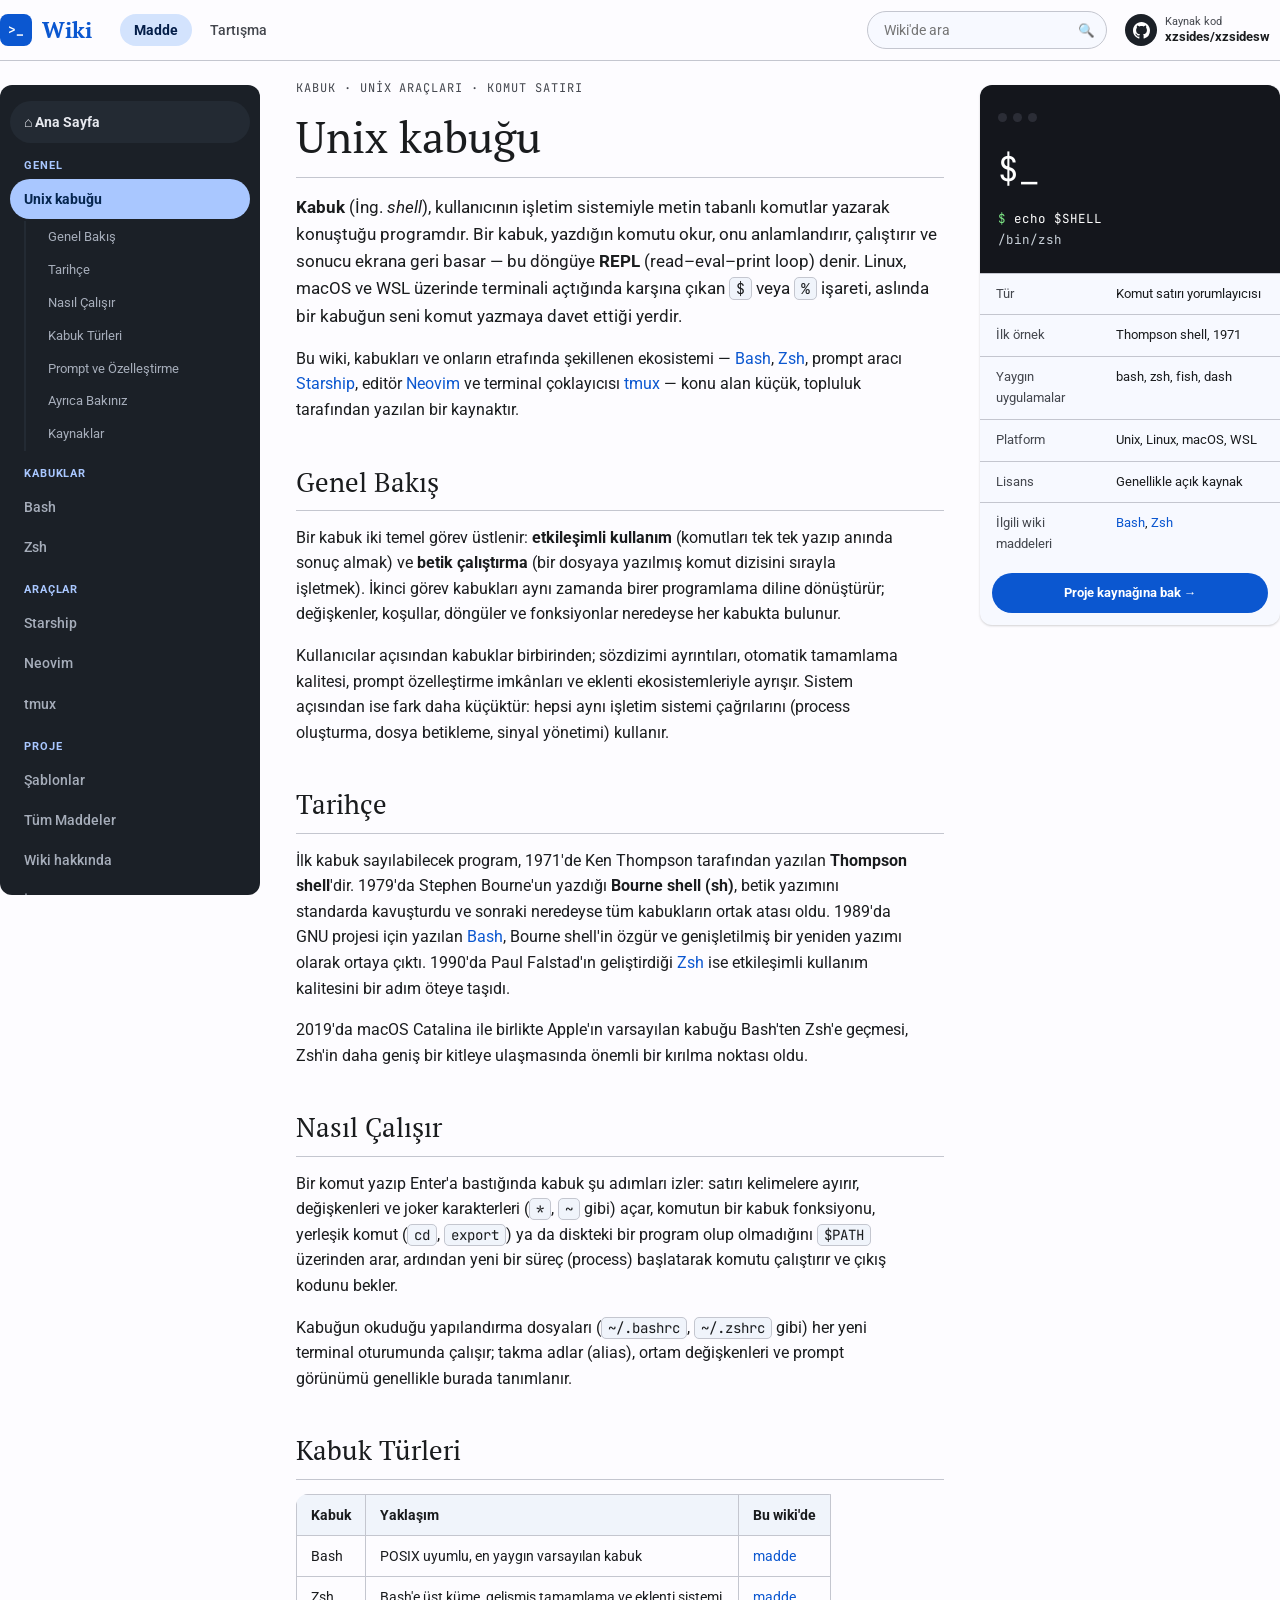
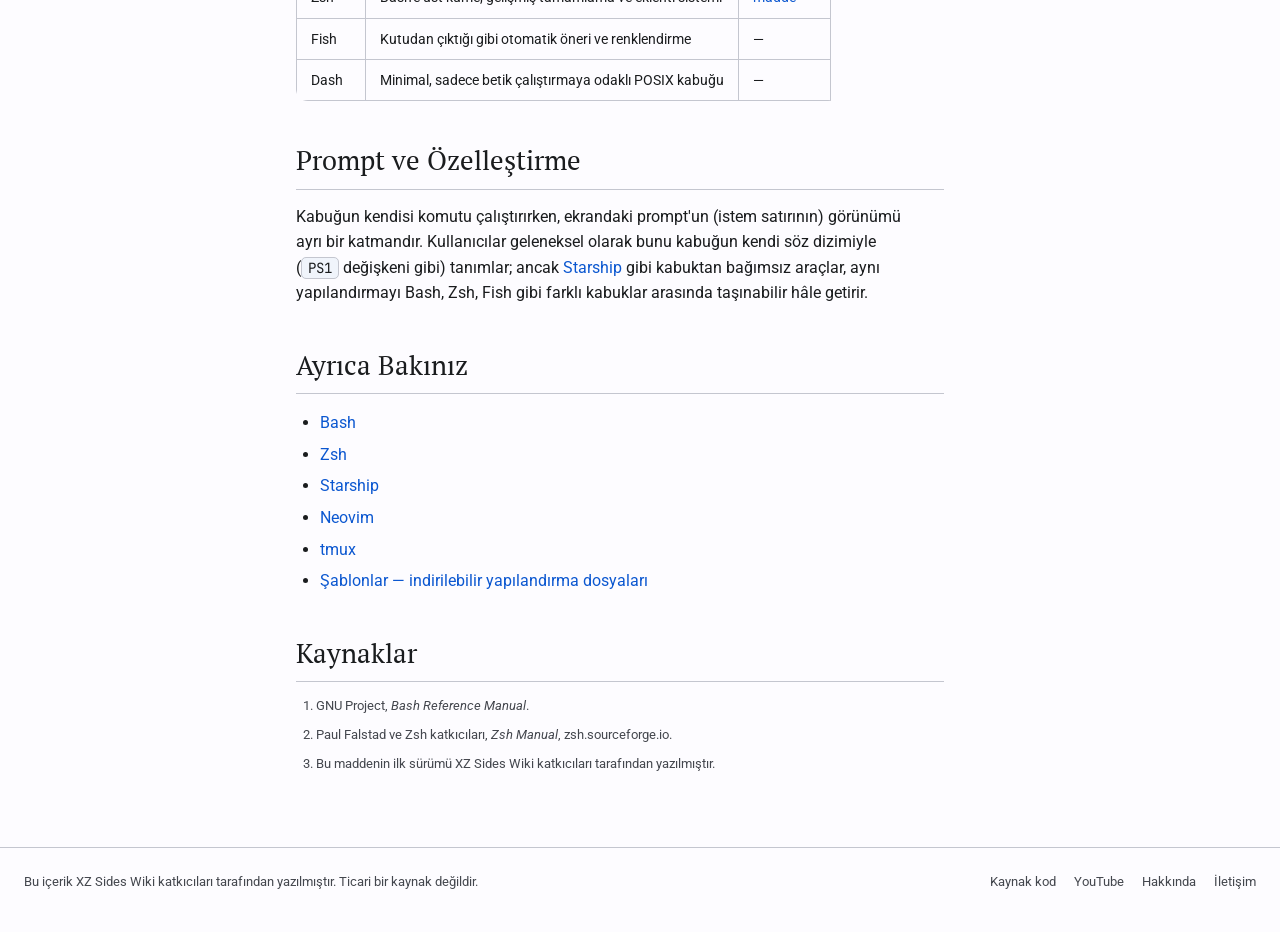
<file: kabuk.html>
<!DOCTYPE html>
<html lang="tr">
<head>
<meta charset="UTF-8">
<meta name="viewport" content="width=device-width, initial-scale=1.0">
<title>Unix kabuğu — Wiki</title>
<meta name="description" content="Kabukların ne olduğu, tarihçesi ve Bash, Zsh gibi popüler uygulamaları üzerine bir wiki maddesi.">
<link rel="preconnect" href="https://fonts.googleapis.com">
<link href="https://fonts.googleapis.com/css2?family=Roboto:wght@400;500;700&family=PT+Serif:ital,wght@0,400;0,700;1,400&family=JetBrains+Mono:wght@400;500;700&display=swap" rel="stylesheet">
<link rel="stylesheet" href="css/wiki.css">
</head>
<body>

<input type="checkbox" id="nav-toggle" class="nav-toggle-checkbox">
<header class="site-header">
  <div class="wrap header-row">
    <label for="nav-toggle" class="hamburger" aria-label="Menüyü aç/kapat">&#9776;</label>
    <a href="index.html" class="wordmark">
      <span class="mark">&gt;_</span>
      <span class="word">Wiki</span>
    </a>
    <ul class="tabs">
      <li><a href="#top" class="active">Madde</a></li>
      <li><a href="about.html">Tartışma</a></li>
    </ul>
    <div class="header-right">
      <form class="search-form" role="search" action="search.html" method="get">
        <input type="search" name="q" list="wiki-pages" placeholder="Wiki'de ara" autocomplete="off">
        <datalist id="wiki-pages">
<option value="Ana Sayfa">
<option value="Unix kabuğu">
<option value="Bash">
<option value="Zsh">
<option value="Starship">
<option value="Neovim">
<option value="tmux">
<option value="Şablonlar">
<option value="XZ Sides Wiki hakkında">
<option value="İletişim">
</datalist>
        <button type="submit" aria-label="Ara">&#128269;</button>
      </form>
      <a class="account" href="https://github.com/xzsides/xzsidesw" target="_blank" rel="noopener">
        <span class="gh-mark">
          <svg viewBox="0 0 16 16"><path d="M8 0C3.58 0 0 3.58 0 8c0 3.54 2.29 6.53 5.47 7.59.4.07.55-.17.55-.38
          0-.19-.01-.82-.01-1.49-2.01.37-2.53-.49-2.69-.94-.09-.23-.48-.94-.82-1.13-.28-.15-.68-.52-.01-.53.63-.01
          1.08.58 1.23.82.72 1.21 1.87.87 2.33.66.07-.52.28-.87.51-1.07-1.78-.2-3.64-.89-3.64-3.95
          0-.87.31-1.59.82-2.15-.08-.2-.36-1.02.08-2.12 0 0 .67-.21 2.2.82.64-.18 1.32-.27 2-.27.68
          0 1.36.09 2 .27 1.53-1.04 2.2-.82 2.2-.82.44 1.1.16 1.92.08 2.12.51.56.82 1.27.82 2.15
          0 3.07-1.87 3.75-3.65 3.95.29.25.54.73.54 1.48 0 1.07-.01 1.93-.01 2.2 0 .21.15.46.55.38A8.01
          8.01 0 0 0 16 8c0-4.42-3.58-8-8-8z"/></svg>
        </span>
        <span class="account-text">
          <span class="a-label">Kaynak kod</span>
          <span class="a-name">xzsides/xzsidesw</span>
        </span>
      </a>
    </div>
  </div>
</header>

<main class="wrap page">
  
    <nav class="docs-nav">
      <label for="nav-toggle" class="drawer-close" aria-label="Menüyü kapat">&times;</label>
      <a href="index.html" class="home-link">&#8962; Ana Sayfa</a>
      
        <div class="nav-group">
          <p class="nav-group-title">Genel</p>
          <ul><li><a href="kabuk.html" class="active">Unix kabuğu</a></li><ul class="subnav"><li><a href="#genel-bakis">Genel Bakış</a></li>
<li><a href="#tarihce">Tarihçe</a></li>
<li><a href="#nasil-calisir">Nasıl Çalışır</a></li>
<li><a href="#kabuk-turleri">Kabuk Türleri</a></li>
<li><a href="#prompt">Prompt ve Özelleştirme</a></li>
<li><a href="#ayrica-bakiniz">Ayrıca Bakınız</a></li>
<li><a href="#kaynaklar">Kaynaklar</a></li></ul></ul>
        </div>
        
        <div class="nav-group">
          <p class="nav-group-title">Kabuklar</p>
          <ul><li><a href="bash.html" class="">Bash</a></li><li><a href="zsh.html" class="">Zsh</a></li></ul>
        </div>
        
        <div class="nav-group">
          <p class="nav-group-title">Araçlar</p>
          <ul><li><a href="starship.html" class="">Starship</a></li><li><a href="neovim.html" class="">Neovim</a></li><li><a href="tmux.html" class="">tmux</a></li></ul>
        </div>
        
        <div class="nav-group">
          <p class="nav-group-title">Proje</p>
          <ul><li><a href="templates.html" class="">Şablonlar</a></li><li><a href="search.html" class="">Tüm Maddeler</a></li><li><a href="about.html" class="">Wiki hakkında</a></li><li><a href="contact.html" class="">İletişim</a></li></ul>
        </div>
        
      <hr class="nav-divider">
      <a class="footer-link" href="https://github.com/xzsides/xzsidesw" target="_blank" rel="noopener">Kaynak kod (GitHub)</a>
    </nav>
    

  <article class="article" id="top">
    <p class="subtitle-tag">Kabuk &middot; Unix Araçları &middot; Komut Satırı</p>
    <h1 class="page-title">Unix kabuğu</h1>

    <p class="lede">
      <strong>Kabuk</strong> (İng. <em>shell</em>), kullanıcının işletim sistemiyle metin
      tabanlı komutlar yazarak konuştuğu programdır. Bir kabuk, yazdığın komutu okur,
      onu anlamlandırır, çalıştırır ve sonucu ekrana geri basar — bu döngüye
      <strong>REPL</strong> (read–eval–print loop) denir. Linux, macOS ve WSL üzerinde
      terminali açtığında karşına çıkan <code>$</code> veya <code>%</code> işareti,
      aslında bir kabuğun seni komut yazmaya davet ettiği yerdir.
    </p>
    <p>
      Bu wiki, kabukları ve onların etrafında şekillenen ekosistemi — <a href="bash.html">Bash</a>,
      <a href="zsh.html">Zsh</a>, prompt aracı <a href="starship.html">Starship</a>, editör
      <a href="neovim.html">Neovim</a> ve terminal çoklayıcısı <a href="tmux.html">tmux</a> —
      konu alan küçük, topluluk tarafından yazılan bir kaynaktır.
    </p>

    <h2 id="genel-bakis">Genel Bakış</h2>
    <p>
      Bir kabuk iki temel görev üstlenir: <strong>etkileşimli kullanım</strong> (komutları
      tek tek yazıp anında sonuç almak) ve <strong>betik çalıştırma</strong> (bir dosyaya
      yazılmış komut dizisini sırayla işletmek). İkinci görev kabukları aynı zamanda birer
      programlama diline dönüştürür; değişkenler, koşullar, döngüler ve fonksiyonlar
      neredeyse her kabukta bulunur.
    </p>
    <p>
      Kullanıcılar açısından kabuklar birbirinden; sözdizimi ayrıntıları, otomatik
      tamamlama kalitesi, prompt özelleştirme imkânları ve eklenti ekosistemleriyle ayrışır.
      Sistem açısından ise fark daha küçüktür: hepsi aynı işletim sistemi çağrılarını
      (process oluşturma, dosya betikleme, sinyal yönetimi) kullanır.
    </p>

    <h2 id="tarihce">Tarihçe</h2>
    <p>
      İlk kabuk sayılabilecek program, 1971'de Ken Thompson tarafından yazılan
      <strong>Thompson shell</strong>'dir. 1979'da Stephen Bourne'un yazdığı
      <strong>Bourne shell (sh)</strong>, betik yazımını standarda kavuşturdu ve
      sonraki neredeyse tüm kabukların ortak atası oldu. 1989'da GNU projesi için
      yazılan <a href="bash.html">Bash</a>, Bourne shell'in özgür ve genişletilmiş
      bir yeniden yazımı olarak ortaya çıktı. 1990'da Paul Falstad'ın geliştirdiği
      <a href="zsh.html">Zsh</a> ise etkileşimli kullanım kalitesini bir adım öteye
      taşıdı.
    </p>
    <p>
      2019'da macOS Catalina ile birlikte Apple'ın varsayılan kabuğu Bash'ten Zsh'e
      geçmesi, Zsh'in daha geniş bir kitleye ulaşmasında önemli bir kırılma noktası oldu.
    </p>

    <h2 id="nasil-calisir">Nasıl Çalışır</h2>
    <p>
      Bir komut yazıp Enter'a bastığında kabuk şu adımları izler: satırı kelimelere
      ayırır, değişkenleri ve joker karakterleri (<code>*</code>, <code>~</code> gibi)
      açar, komutun bir kabuk fonksiyonu, yerleşik komut (<code>cd</code>, <code>export</code>)
      ya da diskteki bir program olup olmadığını <code>$PATH</code> üzerinden arar,
      ardından yeni bir süreç (process) başlatarak komutu çalıştırır ve çıkış
      kodunu bekler.
    </p>
    <p>
      Kabuğun okuduğu yapılandırma dosyaları (<code>~/.bashrc</code>, <code>~/.zshrc</code>
      gibi) her yeni terminal oturumunda çalışır; takma adlar (alias), ortam değişkenleri
      ve prompt görünümü genellikle burada tanımlanır.
    </p>

    <h2 id="kabuk-turleri">Kabuk Türleri</h2>
    <table class="wikitable">
      <tr><th>Kabuk</th><th>Yaklaşım</th><th>Bu wiki'de</th></tr>
      <tr><td>Bash</td><td>POSIX uyumlu, en yaygın varsayılan kabuk</td><td><a href="bash.html">madde</a></td></tr>
      <tr><td>Zsh</td><td>Bash'e üst küme, gelişmiş tamamlama ve eklenti sistemi</td><td><a href="zsh.html">madde</a></td></tr>
      <tr><td>Fish</td><td>Kutudan çıktığı gibi otomatik öneri ve renklendirme</td><td>—</td></tr>
      <tr><td>Dash</td><td>Minimal, sadece betik çalıştırmaya odaklı POSIX kabuğu</td><td>—</td></tr>
    </table>

    <h2 id="prompt">Prompt ve Özelleştirme</h2>
    <p>
      Kabuğun kendisi komutu çalıştırırken, ekrandaki prompt'un (istem satırının)
      görünümü ayrı bir katmandır. Kullanıcılar geleneksel olarak bunu kabuğun kendi
      söz dizimiyle (<code>PS1</code> değişkeni gibi) tanımlar; ancak
      <a href="starship.html">Starship</a> gibi kabuktan bağımsız araçlar, aynı
      yapılandırmayı Bash, Zsh, Fish gibi farklı kabuklar arasında taşınabilir hâle
      getirir.
    </p>

    <h2 id="ayrica-bakiniz">Ayrıca Bakınız</h2>
    <ul>
      <li><a href="bash.html">Bash</a></li>
      <li><a href="zsh.html">Zsh</a></li>
      <li><a href="starship.html">Starship</a></li>
      <li><a href="neovim.html">Neovim</a></li>
      <li><a href="tmux.html">tmux</a></li>
      <li><a href="templates.html">Şablonlar — indirilebilir yapılandırma dosyaları</a></li>
    </ul>

    <h2 id="kaynaklar">Kaynaklar</h2>
    <ol class="refs">
      <li>GNU Project, <em>Bash Reference Manual</em>.</li>
      <li>Paul Falstad ve Zsh katkıcıları, <em>Zsh Manual</em>, zsh.sourceforge.io.</li>
      <li>Bu maddenin ilk sürümü XZ Sides Wiki katkıcıları tarafından yazılmıştır.</li>
    </ol>
  </article>

  
    <aside class="infobox">
      <div class="term-media">
        <div class="dots"><span class="dot"></span><span class="dot"></span><span class="dot"></span></div>
        <div class="glyph">$_</div>
        <div><span class="prompt">$</span> <span class="cmd">echo $SHELL</span></div>
<div><div class="out" style="color:#c9d1d9;">/bin/zsh</div></div>
      </div>
      <table>
        <tr><th>Tür</th><td>Komut satırı yorumlayıcısı</td></tr>
<tr><th>İlk örnek</th><td>Thompson shell, 1971</td></tr>
<tr><th>Yaygın uygulamalar</th><td>bash, zsh, fish, dash</td></tr>
<tr><th>Platform</th><td>Unix, Linux, macOS, WSL</td></tr>
<tr><th>Lisans</th><td>Genellikle açık kaynak</td></tr>
<tr><th>İlgili wiki maddeleri</th><td><a href="bash.html">Bash</a>, <a href="zsh.html">Zsh</a></td></tr>
      </table>
      <a class="view-more" href="https://github.com/xzsides/xzsidesw" target="_blank" rel="noopener">Proje kaynağına bak &rarr;</a>
    </aside>
    
</main>

<footer class="site-footer">
  <div class="wrap">
    <span>Bu içerik XZ Sides Wiki katkıcıları tarafından yazılmıştır. Ticari bir kaynak değildir.</span>
    <ul>
      <li><a href="https://github.com/xzsides/xzsidesw" target="_blank" rel="noopener">Kaynak kod</a></li>
      <li><a href="https://www.youtube.com/@asherbtww" target="_blank" rel="noopener">YouTube</a></li>
      <li><a href="about.html">Hakkında</a></li>
      <li><a href="contact.html">İletişim</a></li>
    </ul>
  </div>
</footer>

</body>
</html>
</file>
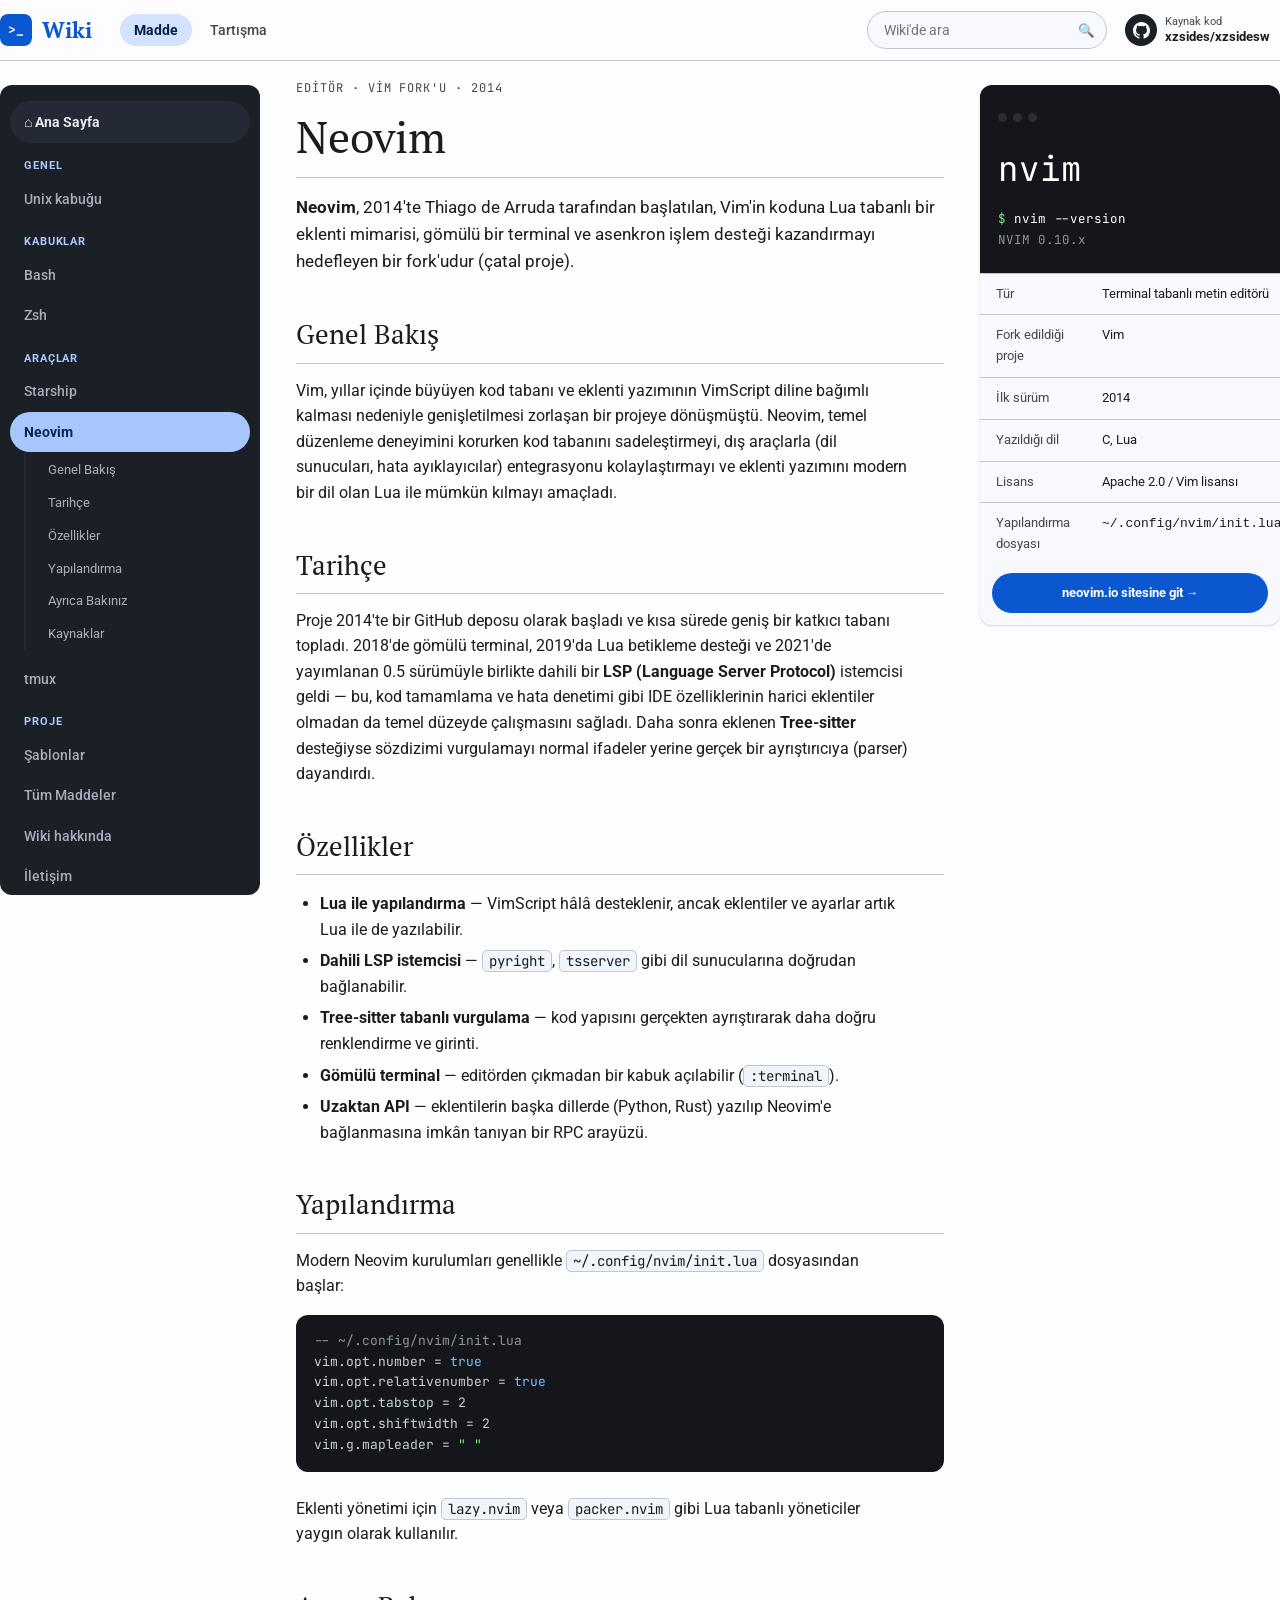
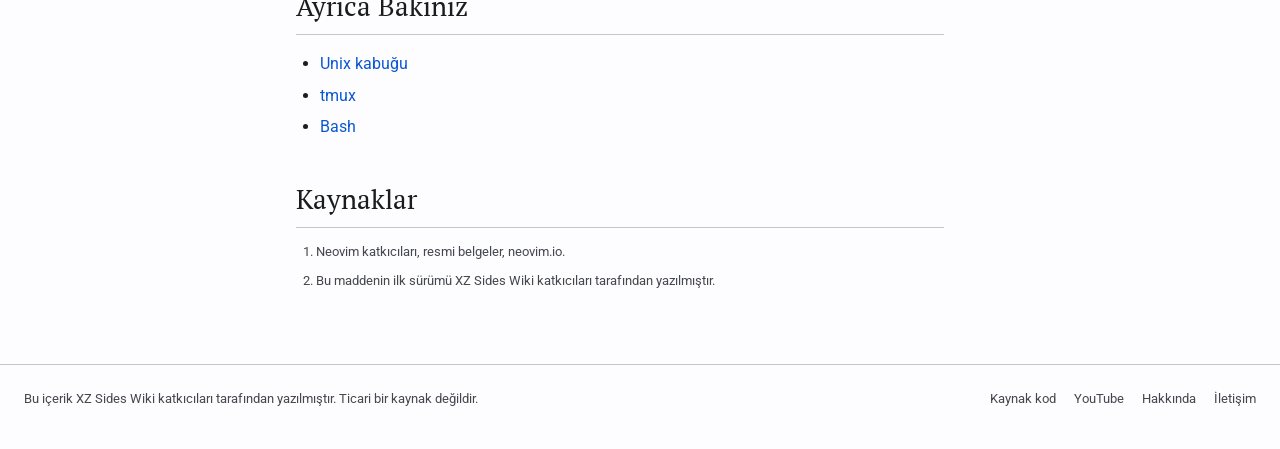
<file: neovim.html>
<!DOCTYPE html>
<html lang="tr">
<head>
<meta charset="UTF-8">
<meta name="viewport" content="width=device-width, initial-scale=1.0">
<title>Neovim — Wiki</title>
<meta name="description" content="Neovim editörünün tarihçesi, özellikleri ve yapılandırması üzerine wiki maddesi.">
<link rel="preconnect" href="https://fonts.googleapis.com">
<link href="https://fonts.googleapis.com/css2?family=Roboto:wght@400;500;700&family=PT+Serif:ital,wght@0,400;0,700;1,400&family=JetBrains+Mono:wght@400;500;700&display=swap" rel="stylesheet">
<link rel="stylesheet" href="css/wiki.css">
</head>
<body>

<input type="checkbox" id="nav-toggle" class="nav-toggle-checkbox">
<header class="site-header">
  <div class="wrap header-row">
    <label for="nav-toggle" class="hamburger" aria-label="Menüyü aç/kapat">&#9776;</label>
    <a href="index.html" class="wordmark">
      <span class="mark">&gt;_</span>
      <span class="word">Wiki</span>
    </a>
    <ul class="tabs">
      <li><a href="#top" class="active">Madde</a></li>
      <li><a href="about.html">Tartışma</a></li>
    </ul>
    <div class="header-right">
      <form class="search-form" role="search" action="search.html" method="get">
        <input type="search" name="q" list="wiki-pages" placeholder="Wiki'de ara" autocomplete="off">
        <datalist id="wiki-pages">
<option value="Ana Sayfa">
<option value="Unix kabuğu">
<option value="Bash">
<option value="Zsh">
<option value="Starship">
<option value="Neovim">
<option value="tmux">
<option value="Şablonlar">
<option value="XZ Sides Wiki hakkında">
<option value="İletişim">
</datalist>
        <button type="submit" aria-label="Ara">&#128269;</button>
      </form>
      <a class="account" href="https://github.com/xzsides/xzsidesw" target="_blank" rel="noopener">
        <span class="gh-mark">
          <svg viewBox="0 0 16 16"><path d="M8 0C3.58 0 0 3.58 0 8c0 3.54 2.29 6.53 5.47 7.59.4.07.55-.17.55-.38
          0-.19-.01-.82-.01-1.49-2.01.37-2.53-.49-2.69-.94-.09-.23-.48-.94-.82-1.13-.28-.15-.68-.52-.01-.53.63-.01
          1.08.58 1.23.82.72 1.21 1.87.87 2.33.66.07-.52.28-.87.51-1.07-1.78-.2-3.64-.89-3.64-3.95
          0-.87.31-1.59.82-2.15-.08-.2-.36-1.02.08-2.12 0 0 .67-.21 2.2.82.64-.18 1.32-.27 2-.27.68
          0 1.36.09 2 .27 1.53-1.04 2.2-.82 2.2-.82.44 1.1.16 1.92.08 2.12.51.56.82 1.27.82 2.15
          0 3.07-1.87 3.75-3.65 3.95.29.25.54.73.54 1.48 0 1.07-.01 1.93-.01 2.2 0 .21.15.46.55.38A8.01
          8.01 0 0 0 16 8c0-4.42-3.58-8-8-8z"/></svg>
        </span>
        <span class="account-text">
          <span class="a-label">Kaynak kod</span>
          <span class="a-name">xzsides/xzsidesw</span>
        </span>
      </a>
    </div>
  </div>
</header>

<main class="wrap page">
  
    <nav class="docs-nav">
      <label for="nav-toggle" class="drawer-close" aria-label="Menüyü kapat">&times;</label>
      <a href="index.html" class="home-link">&#8962; Ana Sayfa</a>
      
        <div class="nav-group">
          <p class="nav-group-title">Genel</p>
          <ul><li><a href="kabuk.html" class="">Unix kabuğu</a></li></ul>
        </div>
        
        <div class="nav-group">
          <p class="nav-group-title">Kabuklar</p>
          <ul><li><a href="bash.html" class="">Bash</a></li><li><a href="zsh.html" class="">Zsh</a></li></ul>
        </div>
        
        <div class="nav-group">
          <p class="nav-group-title">Araçlar</p>
          <ul><li><a href="starship.html" class="">Starship</a></li><li><a href="neovim.html" class="active">Neovim</a></li><ul class="subnav"><li><a href="#genel-bakis">Genel Bakış</a></li>
<li><a href="#tarihce">Tarihçe</a></li>
<li><a href="#ozellikler">Özellikler</a></li>
<li><a href="#yapilandirma">Yapılandırma</a></li>
<li><a href="#ayrica-bakiniz">Ayrıca Bakınız</a></li>
<li><a href="#kaynaklar">Kaynaklar</a></li></ul><li><a href="tmux.html" class="">tmux</a></li></ul>
        </div>
        
        <div class="nav-group">
          <p class="nav-group-title">Proje</p>
          <ul><li><a href="templates.html" class="">Şablonlar</a></li><li><a href="search.html" class="">Tüm Maddeler</a></li><li><a href="about.html" class="">Wiki hakkında</a></li><li><a href="contact.html" class="">İletişim</a></li></ul>
        </div>
        
      <hr class="nav-divider">
      <a class="footer-link" href="https://github.com/xzsides/xzsidesw" target="_blank" rel="noopener">Kaynak kod (GitHub)</a>
    </nav>
    

  <article class="article" id="top">
    <p class="subtitle-tag">Editör &middot; Vim Fork'u &middot; 2014</p>
    <h1 class="page-title">Neovim</h1>

    <p class="lede">
      <strong>Neovim</strong>, 2014'te Thiago de Arruda tarafından başlatılan,
      Vim'in koduna Lua tabanlı bir eklenti mimarisi, gömülü bir terminal ve
      asenkron işlem desteği kazandırmayı hedefleyen bir fork'udur (çatal
      proje).
    </p>

    <h2 id="genel-bakis">Genel Bakış</h2>
    <p>
      Vim, yıllar içinde büyüyen kod tabanı ve eklenti yazımının VimScript
      diline bağımlı kalması nedeniyle genişletilmesi zorlaşan bir projeye
      dönüşmüştü. Neovim, temel düzenleme deneyimini korurken kod tabanını
      sadeleştirmeyi, dış araçlarla (dil sunucuları, hata ayıklayıcılar)
      entegrasyonu kolaylaştırmayı ve eklenti yazımını modern bir dil olan
      Lua ile mümkün kılmayı amaçladı.
    </p>

    <h2 id="tarihce">Tarihçe</h2>
    <p>
      Proje 2014'te bir GitHub deposu olarak başladı ve kısa sürede geniş bir
      katkıcı tabanı topladı. 2018'de gömülü terminal, 2019'da Lua
      betikleme desteği ve 2021'de yayımlanan 0.5 sürümüyle birlikte
      dahili bir <strong>LSP (Language Server Protocol)</strong> istemcisi
      geldi — bu, kod tamamlama ve hata denetimi gibi IDE özelliklerinin
      harici eklentiler olmadan da temel düzeyde çalışmasını sağladı. Daha
      sonra eklenen <strong>Tree-sitter</strong> desteğiyse sözdizimi
      vurgulamayı normal ifadeler yerine gerçek bir ayrıştırıcıya (parser)
      dayandırdı.
    </p>

    <h2 id="ozellikler">Özellikler</h2>
    <ul>
      <li><strong>Lua ile yapılandırma</strong> — VimScript hâlâ desteklenir,
      ancak eklentiler ve ayarlar artık Lua ile de yazılabilir.</li>
      <li><strong>Dahili LSP istemcisi</strong> — <code>pyright</code>,
      <code>tsserver</code> gibi dil sunucularına doğrudan bağlanabilir.</li>
      <li><strong>Tree-sitter tabanlı vurgulama</strong> — kod yapısını
      gerçekten ayrıştırarak daha doğru renklendirme ve girinti.</li>
      <li><strong>Gömülü terminal</strong> — editörden çıkmadan bir kabuk
      açılabilir (<code>:terminal</code>).</li>
      <li><strong>Uzaktan API</strong> — eklentilerin başka dillerde (Python,
      Rust) yazılıp Neovim'e bağlanmasına imkân tanıyan bir RPC arayüzü.</li>
    </ul>

    <h2 id="yapilandirma">Yapılandırma</h2>
    <p>
      Modern Neovim kurulumları genellikle <code>~/.config/nvim/init.lua</code>
      dosyasından başlar:
    </p>
    <div class="config-block"><span class="c-comment">-- ~/.config/nvim/init.lua</span>
vim.opt.number = <span class="c-key">true</span>
vim.opt.relativenumber = <span class="c-key">true</span>
vim.opt.tabstop = 2
vim.opt.shiftwidth = 2
vim.g.mapleader = <span class="c-str">" "</span></div>
    <p>
      Eklenti yönetimi için <code>lazy.nvim</code> veya <code>packer.nvim</code>
      gibi Lua tabanlı yöneticiler yaygın olarak kullanılır.
    </p>

    <h2 id="ayrica-bakiniz">Ayrıca Bakınız</h2>
    <ul>
      <li><a href="kabuk.html">Unix kabuğu</a></li>
      <li><a href="tmux.html">tmux</a></li>
      <li><a href="bash.html">Bash</a></li>
    </ul>

    <h2 id="kaynaklar">Kaynaklar</h2>
    <ol class="refs">
      <li>Neovim katkıcıları, resmi belgeler, neovim.io.</li>
      <li>Bu maddenin ilk sürümü XZ Sides Wiki katkıcıları tarafından yazılmıştır.</li>
    </ol>
  </article>

  
    <aside class="infobox">
      <div class="term-media">
        <div class="dots"><span class="dot"></span><span class="dot"></span><span class="dot"></span></div>
        <div class="glyph">nvim</div>
        <div><span class="prompt">$</span> <span class="cmd">nvim --version</span></div>
<div><div style="color:#8b949e;">NVIM 0.10.x</div></div>
      </div>
      <table>
        <tr><th>Tür</th><td>Terminal tabanlı metin editörü</td></tr>
<tr><th>Fork edildiği proje</th><td>Vim</td></tr>
<tr><th>İlk sürüm</th><td>2014</td></tr>
<tr><th>Yazıldığı dil</th><td>C, Lua</td></tr>
<tr><th>Lisans</th><td>Apache 2.0 / Vim lisansı</td></tr>
<tr><th>Yapılandırma dosyası</th><td><code>~/.config/nvim/init.lua</code></td></tr>
      </table>
      <a class="view-more" href="https://neovim.io" target="_blank" rel="noopener">neovim.io sitesine git &rarr;</a>
    </aside>
    
</main>

<footer class="site-footer">
  <div class="wrap">
    <span>Bu içerik XZ Sides Wiki katkıcıları tarafından yazılmıştır. Ticari bir kaynak değildir.</span>
    <ul>
      <li><a href="https://github.com/xzsides/xzsidesw" target="_blank" rel="noopener">Kaynak kod</a></li>
      <li><a href="https://www.youtube.com/@asherbtww" target="_blank" rel="noopener">YouTube</a></li>
      <li><a href="about.html">Hakkında</a></li>
      <li><a href="contact.html">İletişim</a></li>
    </ul>
  </div>
</footer>

</body>
</html>
</file>
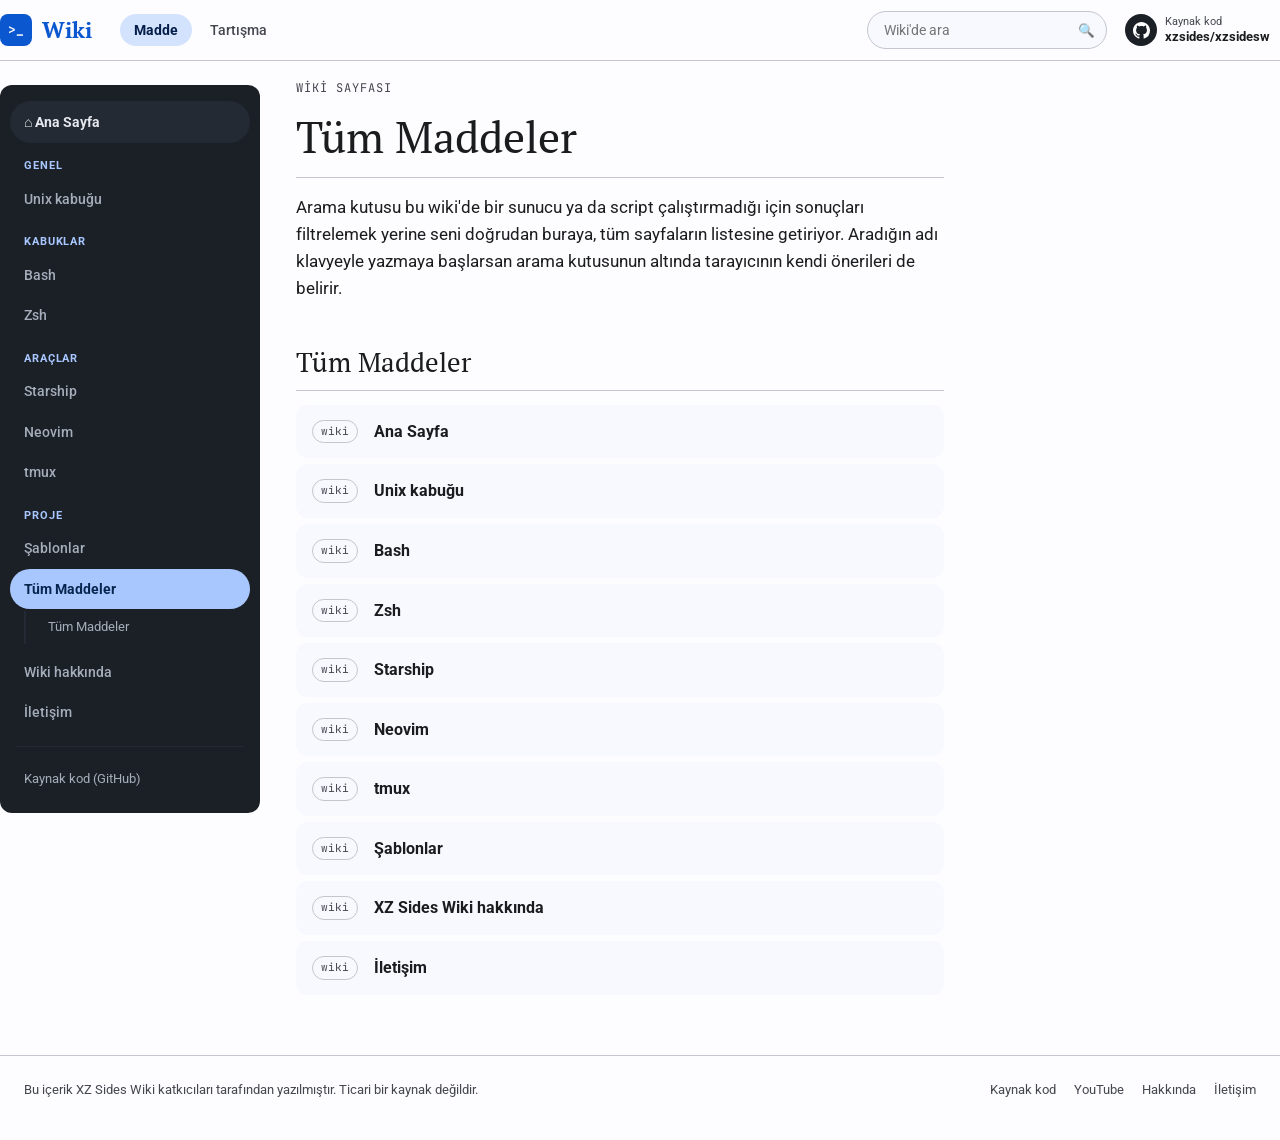
<file: search.html>
<!DOCTYPE html>
<html lang="tr">
<head>
<meta charset="UTF-8">
<meta name="viewport" content="width=device-width, initial-scale=1.0">
<title>Tüm Maddeler — Wiki</title>
<meta name="description" content="XZ Sides Wiki içindeki tüm sayfaların listesi.">
<link rel="preconnect" href="https://fonts.googleapis.com">
<link href="https://fonts.googleapis.com/css2?family=Roboto:wght@400;500;700&family=PT+Serif:ital,wght@0,400;0,700;1,400&family=JetBrains+Mono:wght@400;500;700&display=swap" rel="stylesheet">
<link rel="stylesheet" href="css/wiki.css">
</head>
<body>

<input type="checkbox" id="nav-toggle" class="nav-toggle-checkbox">
<header class="site-header">
  <div class="wrap header-row">
    <label for="nav-toggle" class="hamburger" aria-label="Menüyü aç/kapat">&#9776;</label>
    <a href="index.html" class="wordmark">
      <span class="mark">&gt;_</span>
      <span class="word">Wiki</span>
    </a>
    <ul class="tabs">
      <li><a href="#top" class="active">Madde</a></li>
      <li><a href="about.html">Tartışma</a></li>
    </ul>
    <div class="header-right">
      <form class="search-form" role="search" action="search.html" method="get">
        <input type="search" name="q" list="wiki-pages" placeholder="Wiki'de ara" autocomplete="off">
        <datalist id="wiki-pages">
<option value="Ana Sayfa">
<option value="Unix kabuğu">
<option value="Bash">
<option value="Zsh">
<option value="Starship">
<option value="Neovim">
<option value="tmux">
<option value="Şablonlar">
<option value="XZ Sides Wiki hakkında">
<option value="İletişim">
</datalist>
        <button type="submit" aria-label="Ara">&#128269;</button>
      </form>
      <a class="account" href="https://github.com/xzsides/xzsidesw" target="_blank" rel="noopener">
        <span class="gh-mark">
          <svg viewBox="0 0 16 16"><path d="M8 0C3.58 0 0 3.58 0 8c0 3.54 2.29 6.53 5.47 7.59.4.07.55-.17.55-.38
          0-.19-.01-.82-.01-1.49-2.01.37-2.53-.49-2.69-.94-.09-.23-.48-.94-.82-1.13-.28-.15-.68-.52-.01-.53.63-.01
          1.08.58 1.23.82.72 1.21 1.87.87 2.33.66.07-.52.28-.87.51-1.07-1.78-.2-3.64-.89-3.64-3.95
          0-.87.31-1.59.82-2.15-.08-.2-.36-1.02.08-2.12 0 0 .67-.21 2.2.82.64-.18 1.32-.27 2-.27.68
          0 1.36.09 2 .27 1.53-1.04 2.2-.82 2.2-.82.44 1.1.16 1.92.08 2.12.51.56.82 1.27.82 2.15
          0 3.07-1.87 3.75-3.65 3.95.29.25.54.73.54 1.48 0 1.07-.01 1.93-.01 2.2 0 .21.15.46.55.38A8.01
          8.01 0 0 0 16 8c0-4.42-3.58-8-8-8z"/></svg>
        </span>
        <span class="account-text">
          <span class="a-label">Kaynak kod</span>
          <span class="a-name">xzsides/xzsidesw</span>
        </span>
      </a>
    </div>
  </div>
</header>

<main class="wrap page">
  
    <nav class="docs-nav">
      <label for="nav-toggle" class="drawer-close" aria-label="Menüyü kapat">&times;</label>
      <a href="index.html" class="home-link">&#8962; Ana Sayfa</a>
      
        <div class="nav-group">
          <p class="nav-group-title">Genel</p>
          <ul><li><a href="kabuk.html" class="">Unix kabuğu</a></li></ul>
        </div>
        
        <div class="nav-group">
          <p class="nav-group-title">Kabuklar</p>
          <ul><li><a href="bash.html" class="">Bash</a></li><li><a href="zsh.html" class="">Zsh</a></li></ul>
        </div>
        
        <div class="nav-group">
          <p class="nav-group-title">Araçlar</p>
          <ul><li><a href="starship.html" class="">Starship</a></li><li><a href="neovim.html" class="">Neovim</a></li><li><a href="tmux.html" class="">tmux</a></li></ul>
        </div>
        
        <div class="nav-group">
          <p class="nav-group-title">Proje</p>
          <ul><li><a href="templates.html" class="">Şablonlar</a></li><li><a href="search.html" class="active">Tüm Maddeler</a></li><ul class="subnav"><li><a href="#liste">Tüm Maddeler</a></li></ul><li><a href="about.html" class="">Wiki hakkında</a></li><li><a href="contact.html" class="">İletişim</a></li></ul>
        </div>
        
      <hr class="nav-divider">
      <a class="footer-link" href="https://github.com/xzsides/xzsidesw" target="_blank" rel="noopener">Kaynak kod (GitHub)</a>
    </nav>
    

  <article class="article simple-wrap" id="top">
    <p class="subtitle-tag">Wiki Sayfası</p>
    <h1 class="page-title">Tüm Maddeler</h1>
    <p class="lede">
      Arama kutusu bu wiki'de bir sunucu ya da script çalıştırmadığı için
      sonuçları filtrelemek yerine seni doğrudan buraya, tüm sayfaların
      listesine getiriyor. Aradığın adı klavyeyle yazmaya başlarsan arama
      kutusunun altında tarayıcının kendi önerileri de belirir.
    </p>

    <h2 id="liste">Tüm Maddeler</h2>
    <div class="file-list">
      <a class="file-row" href="index.html"><span class="file-tag">wiki</span><span><span class="file-name">Ana Sayfa</span></span></a>
<a class="file-row" href="kabuk.html"><span class="file-tag">wiki</span><span><span class="file-name">Unix kabuğu</span></span></a>
<a class="file-row" href="bash.html"><span class="file-tag">wiki</span><span><span class="file-name">Bash</span></span></a>
<a class="file-row" href="zsh.html"><span class="file-tag">wiki</span><span><span class="file-name">Zsh</span></span></a>
<a class="file-row" href="starship.html"><span class="file-tag">wiki</span><span><span class="file-name">Starship</span></span></a>
<a class="file-row" href="neovim.html"><span class="file-tag">wiki</span><span><span class="file-name">Neovim</span></span></a>
<a class="file-row" href="tmux.html"><span class="file-tag">wiki</span><span><span class="file-name">tmux</span></span></a>
<a class="file-row" href="templates.html"><span class="file-tag">wiki</span><span><span class="file-name">Şablonlar</span></span></a>
<a class="file-row" href="about.html"><span class="file-tag">wiki</span><span><span class="file-name">XZ Sides Wiki hakkında</span></span></a>
<a class="file-row" href="contact.html"><span class="file-tag">wiki</span><span><span class="file-name">İletişim</span></span></a>
    </div>
  </article>
</main>

<footer class="site-footer">
  <div class="wrap">
    <span>Bu içerik XZ Sides Wiki katkıcıları tarafından yazılmıştır. Ticari bir kaynak değildir.</span>
    <ul>
      <li><a href="https://github.com/xzsides/xzsidesw" target="_blank" rel="noopener">Kaynak kod</a></li>
      <li><a href="https://www.youtube.com/@asherbtww" target="_blank" rel="noopener">YouTube</a></li>
      <li><a href="about.html">Hakkında</a></li>
      <li><a href="contact.html">İletişim</a></li>
    </ul>
  </div>
</footer>

</body>
</html>
</file>
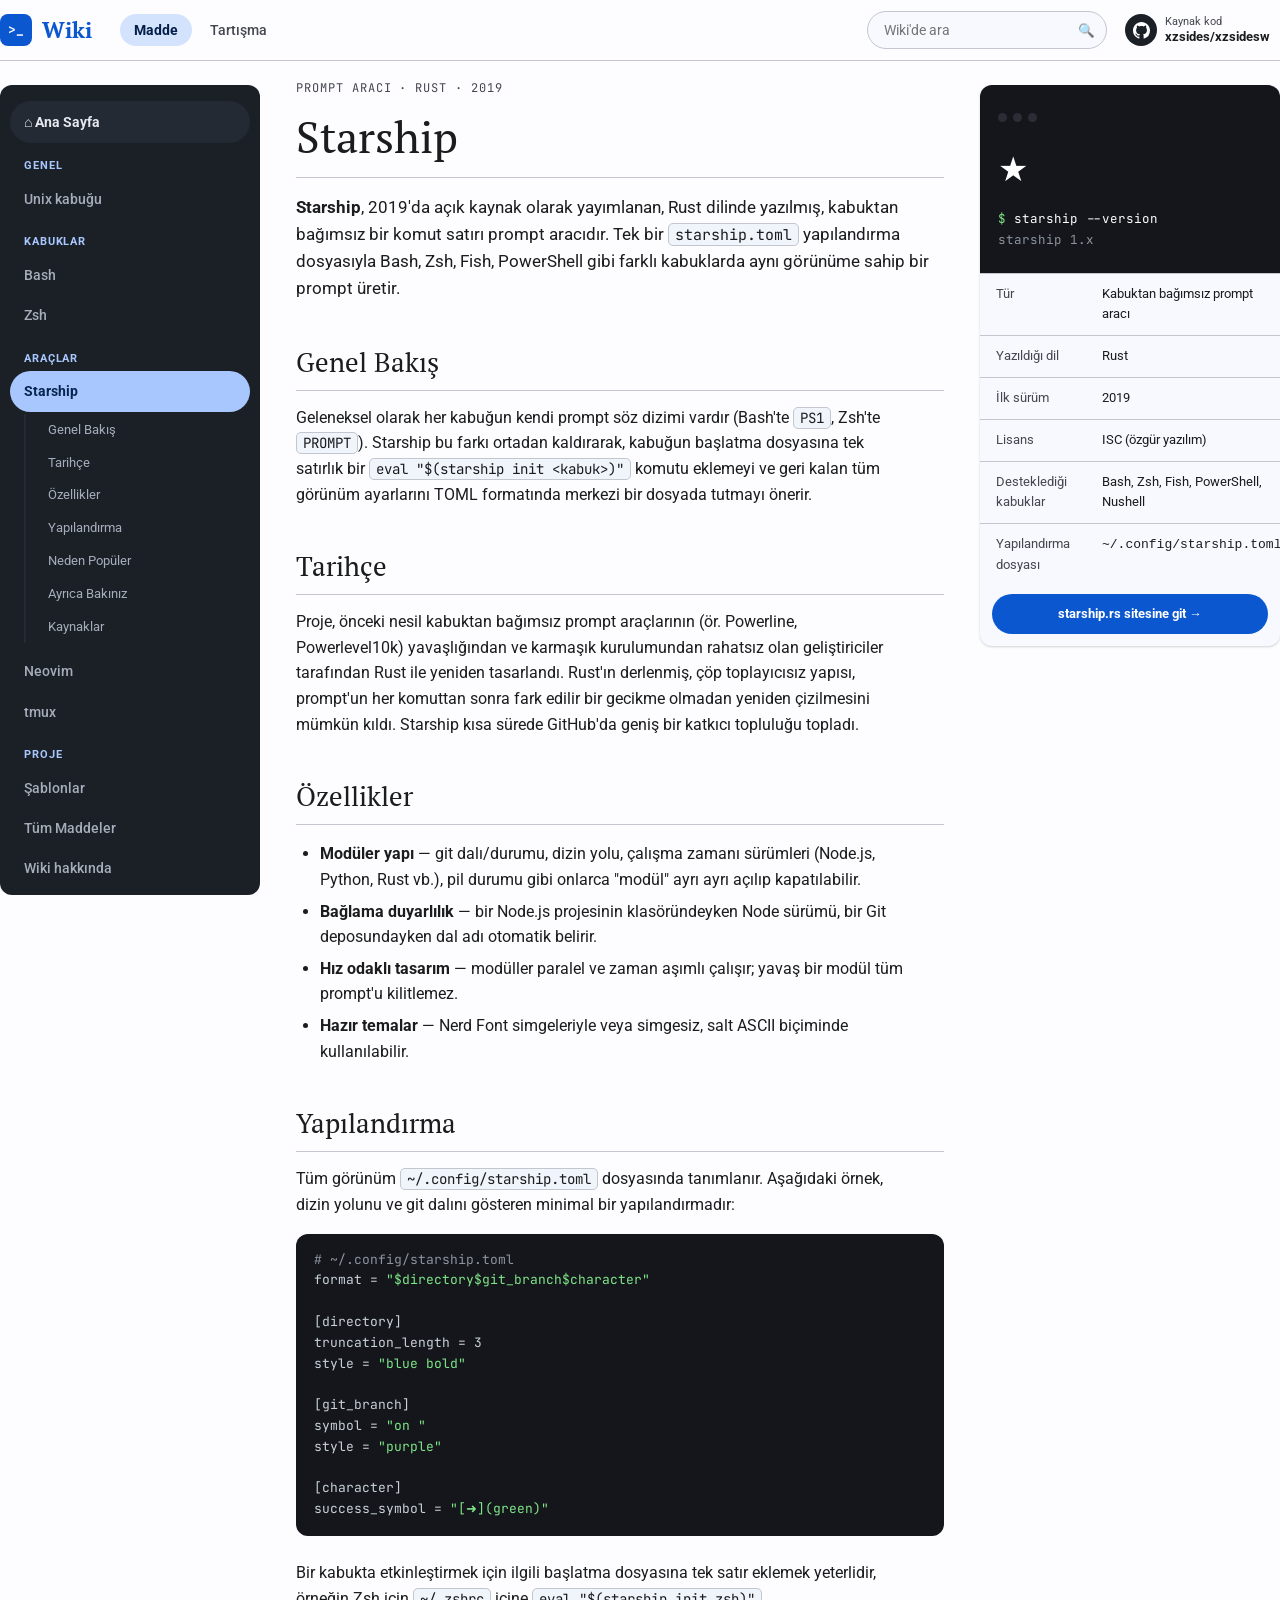
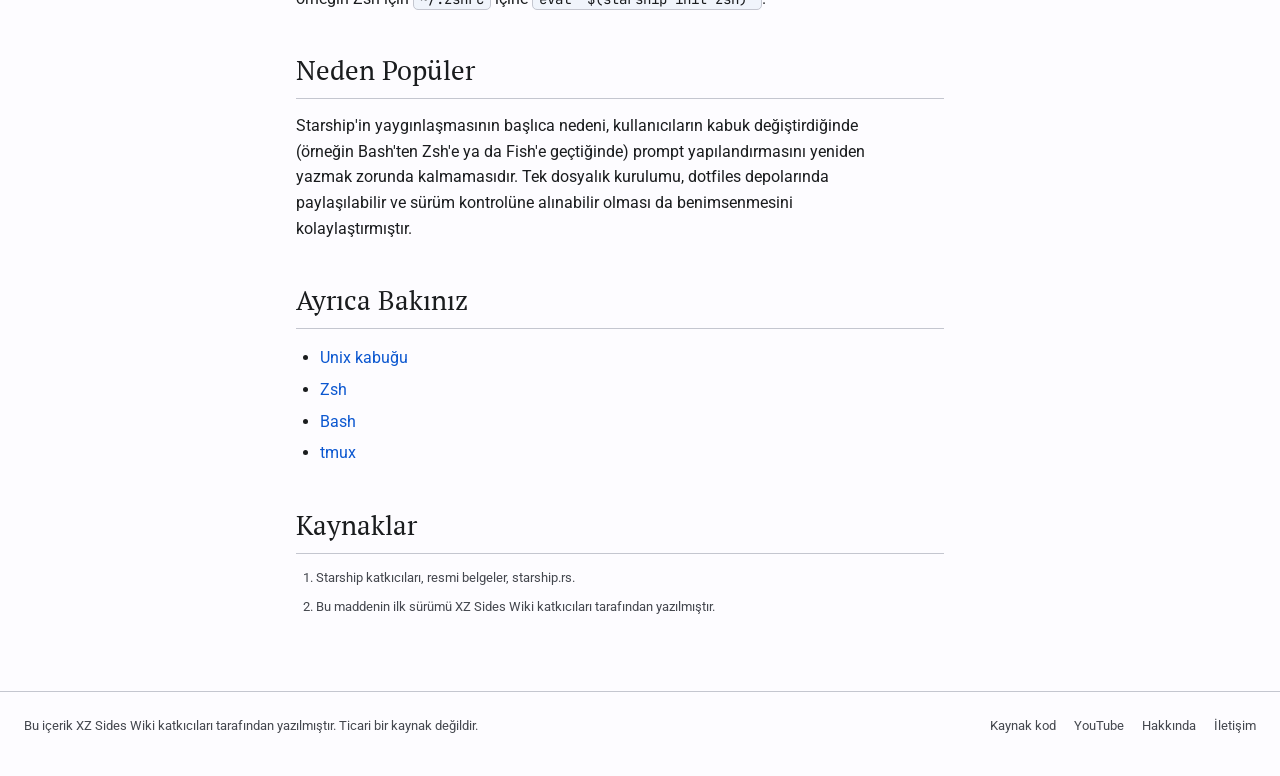
<file: starship.html>
<!DOCTYPE html>
<html lang="tr">
<head>
<meta charset="UTF-8">
<meta name="viewport" content="width=device-width, initial-scale=1.0">
<title>Starship — Wiki</title>
<meta name="description" content="Starship prompt aracının tarihçesi, özellikleri ve yapılandırması üzerine wiki maddesi.">
<link rel="preconnect" href="https://fonts.googleapis.com">
<link href="https://fonts.googleapis.com/css2?family=Roboto:wght@400;500;700&family=PT+Serif:ital,wght@0,400;0,700;1,400&family=JetBrains+Mono:wght@400;500;700&display=swap" rel="stylesheet">
<link rel="stylesheet" href="css/wiki.css">
</head>
<body>

<input type="checkbox" id="nav-toggle" class="nav-toggle-checkbox">
<header class="site-header">
  <div class="wrap header-row">
    <label for="nav-toggle" class="hamburger" aria-label="Menüyü aç/kapat">&#9776;</label>
    <a href="index.html" class="wordmark">
      <span class="mark">&gt;_</span>
      <span class="word">Wiki</span>
    </a>
    <ul class="tabs">
      <li><a href="#top" class="active">Madde</a></li>
      <li><a href="about.html">Tartışma</a></li>
    </ul>
    <div class="header-right">
      <form class="search-form" role="search" action="search.html" method="get">
        <input type="search" name="q" list="wiki-pages" placeholder="Wiki'de ara" autocomplete="off">
        <datalist id="wiki-pages">
<option value="Ana Sayfa">
<option value="Unix kabuğu">
<option value="Bash">
<option value="Zsh">
<option value="Starship">
<option value="Neovim">
<option value="tmux">
<option value="Şablonlar">
<option value="XZ Sides Wiki hakkında">
<option value="İletişim">
</datalist>
        <button type="submit" aria-label="Ara">&#128269;</button>
      </form>
      <a class="account" href="https://github.com/xzsides/xzsidesw" target="_blank" rel="noopener">
        <span class="gh-mark">
          <svg viewBox="0 0 16 16"><path d="M8 0C3.58 0 0 3.58 0 8c0 3.54 2.29 6.53 5.47 7.59.4.07.55-.17.55-.38
          0-.19-.01-.82-.01-1.49-2.01.37-2.53-.49-2.69-.94-.09-.23-.48-.94-.82-1.13-.28-.15-.68-.52-.01-.53.63-.01
          1.08.58 1.23.82.72 1.21 1.87.87 2.33.66.07-.52.28-.87.51-1.07-1.78-.2-3.64-.89-3.64-3.95
          0-.87.31-1.59.82-2.15-.08-.2-.36-1.02.08-2.12 0 0 .67-.21 2.2.82.64-.18 1.32-.27 2-.27.68
          0 1.36.09 2 .27 1.53-1.04 2.2-.82 2.2-.82.44 1.1.16 1.92.08 2.12.51.56.82 1.27.82 2.15
          0 3.07-1.87 3.75-3.65 3.95.29.25.54.73.54 1.48 0 1.07-.01 1.93-.01 2.2 0 .21.15.46.55.38A8.01
          8.01 0 0 0 16 8c0-4.42-3.58-8-8-8z"/></svg>
        </span>
        <span class="account-text">
          <span class="a-label">Kaynak kod</span>
          <span class="a-name">xzsides/xzsidesw</span>
        </span>
      </a>
    </div>
  </div>
</header>

<main class="wrap page">
  
    <nav class="docs-nav">
      <label for="nav-toggle" class="drawer-close" aria-label="Menüyü kapat">&times;</label>
      <a href="index.html" class="home-link">&#8962; Ana Sayfa</a>
      
        <div class="nav-group">
          <p class="nav-group-title">Genel</p>
          <ul><li><a href="kabuk.html" class="">Unix kabuğu</a></li></ul>
        </div>
        
        <div class="nav-group">
          <p class="nav-group-title">Kabuklar</p>
          <ul><li><a href="bash.html" class="">Bash</a></li><li><a href="zsh.html" class="">Zsh</a></li></ul>
        </div>
        
        <div class="nav-group">
          <p class="nav-group-title">Araçlar</p>
          <ul><li><a href="starship.html" class="active">Starship</a></li><ul class="subnav"><li><a href="#genel-bakis">Genel Bakış</a></li>
<li><a href="#tarihce">Tarihçe</a></li>
<li><a href="#ozellikler">Özellikler</a></li>
<li><a href="#yapilandirma">Yapılandırma</a></li>
<li><a href="#neden-populer">Neden Popüler</a></li>
<li><a href="#ayrica-bakiniz">Ayrıca Bakınız</a></li>
<li><a href="#kaynaklar">Kaynaklar</a></li></ul><li><a href="neovim.html" class="">Neovim</a></li><li><a href="tmux.html" class="">tmux</a></li></ul>
        </div>
        
        <div class="nav-group">
          <p class="nav-group-title">Proje</p>
          <ul><li><a href="templates.html" class="">Şablonlar</a></li><li><a href="search.html" class="">Tüm Maddeler</a></li><li><a href="about.html" class="">Wiki hakkında</a></li><li><a href="contact.html" class="">İletişim</a></li></ul>
        </div>
        
      <hr class="nav-divider">
      <a class="footer-link" href="https://github.com/xzsides/xzsidesw" target="_blank" rel="noopener">Kaynak kod (GitHub)</a>
    </nav>
    

  <article class="article" id="top">
    <p class="subtitle-tag">Prompt Aracı &middot; Rust &middot; 2019</p>
    <h1 class="page-title">Starship</h1>

    <p class="lede">
      <strong>Starship</strong>, 2019'da açık kaynak olarak yayımlanan, Rust
      dilinde yazılmış, kabuktan bağımsız bir komut satırı prompt aracıdır.
      Tek bir <code>starship.toml</code> yapılandırma dosyasıyla Bash, Zsh,
      Fish, PowerShell gibi farklı kabuklarda aynı görünüme sahip bir prompt
      üretir.
    </p>

    <h2 id="genel-bakis">Genel Bakış</h2>
    <p>
      Geleneksel olarak her kabuğun kendi prompt söz dizimi vardır (Bash'te
      <code>PS1</code>, Zsh'te <code>PROMPT</code>). Starship bu farkı ortadan
      kaldırarak, kabuğun başlatma dosyasına tek satırlık bir
      <code>eval "$(starship init &lt;kabuk&gt;)"</code> komutu eklemeyi ve
      geri kalan tüm görünüm ayarlarını TOML formatında merkezi bir dosyada
      tutmayı önerir.
    </p>

    <h2 id="tarihce">Tarihçe</h2>
    <p>
      Proje, önceki nesil kabuktan bağımsız prompt araçlarının (ör. Powerline,
      Powerlevel10k) yavaşlığından ve karmaşık kurulumundan rahatsız olan
      geliştiriciler tarafından Rust ile yeniden tasarlandı. Rust'ın
      derlenmiş, çöp toplayıcısız yapısı, prompt'un her komuttan sonra
      fark edilir bir gecikme olmadan yeniden çizilmesini mümkün kıldı.
      Starship kısa sürede GitHub'da geniş bir katkıcı topluluğu topladı.
    </p>

    <h2 id="ozellikler">Özellikler</h2>
    <ul>
      <li><strong>Modüler yapı</strong> — git dalı/durumu, dizin yolu, çalışma
      zamanı sürümleri (Node.js, Python, Rust vb.), pil durumu gibi onlarca
      "modül" ayrı ayrı açılıp kapatılabilir.</li>
      <li><strong>Bağlama duyarlılık</strong> — bir Node.js projesinin
      klasöründeyken Node sürümü, bir Git deposundayken dal adı otomatik
      belirir.</li>
      <li><strong>Hız odaklı tasarım</strong> — modüller paralel ve zaman
      aşımlı çalışır; yavaş bir modül tüm prompt'u kilitlemez.</li>
      <li><strong>Hazır temalar</strong> — Nerd Font simgeleriyle veya
      simgesiz, salt ASCII biçiminde kullanılabilir.</li>
    </ul>

    <h2 id="yapilandirma">Yapılandırma</h2>
    <p>
      Tüm görünüm <code>~/.config/starship.toml</code> dosyasında tanımlanır.
      Aşağıdaki örnek, dizin yolunu ve git dalını gösteren minimal bir
      yapılandırmadır:
    </p>
    <div class="config-block"><span class="c-comment"># ~/.config/starship.toml</span>
format = <span class="c-str">"$directory$git_branch$character"</span>

[directory]
truncation_length = 3
style = <span class="c-str">"blue bold"</span>

[git_branch]
symbol = <span class="c-str">"on "</span>
style = <span class="c-str">"purple"</span>

[character]
success_symbol = <span class="c-str">"[➜](green)"</span></div>
    <p>
      Bir kabukta etkinleştirmek için ilgili başlatma dosyasına tek satır
      eklemek yeterlidir, örneğin Zsh için <code>~/.zshrc</code> içine
      <code>eval "$(starship init zsh)"</code>.
    </p>

    <h2 id="neden-populer">Neden Popüler</h2>
    <p>
      Starship'in yaygınlaşmasının başlıca nedeni, kullanıcıların kabuk
      değiştirdiğinde (örneğin Bash'ten Zsh'e ya da Fish'e geçtiğinde) prompt
      yapılandırmasını yeniden yazmak zorunda kalmamasıdır. Tek dosyalık
      kurulumu, dotfiles depolarında paylaşılabilir ve sürüm kontrolüne
      alınabilir olması da benimsenmesini kolaylaştırmıştır.
    </p>

    <h2 id="ayrica-bakiniz">Ayrıca Bakınız</h2>
    <ul>
      <li><a href="kabuk.html">Unix kabuğu</a></li>
      <li><a href="zsh.html">Zsh</a></li>
      <li><a href="bash.html">Bash</a></li>
      <li><a href="tmux.html">tmux</a></li>
    </ul>

    <h2 id="kaynaklar">Kaynaklar</h2>
    <ol class="refs">
      <li>Starship katkıcıları, resmi belgeler, starship.rs.</li>
      <li>Bu maddenin ilk sürümü XZ Sides Wiki katkıcıları tarafından yazılmıştır.</li>
    </ol>
  </article>

  
    <aside class="infobox">
      <div class="term-media">
        <div class="dots"><span class="dot"></span><span class="dot"></span><span class="dot"></span></div>
        <div class="glyph">&#9733;</div>
        <div><span class="prompt">$</span> <span class="cmd">starship --version</span></div>
<div><div style="color:#8b949e;">starship 1.x</div></div>
      </div>
      <table>
        <tr><th>Tür</th><td>Kabuktan bağımsız prompt aracı</td></tr>
<tr><th>Yazıldığı dil</th><td>Rust</td></tr>
<tr><th>İlk sürüm</th><td>2019</td></tr>
<tr><th>Lisans</th><td>ISC (özgür yazılım)</td></tr>
<tr><th>Desteklediği kabuklar</th><td>Bash, Zsh, Fish, PowerShell, Nushell</td></tr>
<tr><th>Yapılandırma dosyası</th><td><code>~/.config/starship.toml</code></td></tr>
      </table>
      <a class="view-more" href="https://starship.rs" target="_blank" rel="noopener">starship.rs sitesine git &rarr;</a>
    </aside>
    
</main>

<footer class="site-footer">
  <div class="wrap">
    <span>Bu içerik XZ Sides Wiki katkıcıları tarafından yazılmıştır. Ticari bir kaynak değildir.</span>
    <ul>
      <li><a href="https://github.com/xzsides/xzsidesw" target="_blank" rel="noopener">Kaynak kod</a></li>
      <li><a href="https://www.youtube.com/@asherbtww" target="_blank" rel="noopener">YouTube</a></li>
      <li><a href="about.html">Hakkında</a></li>
      <li><a href="contact.html">İletişim</a></li>
    </ul>
  </div>
</footer>

</body>
</html>
</file>
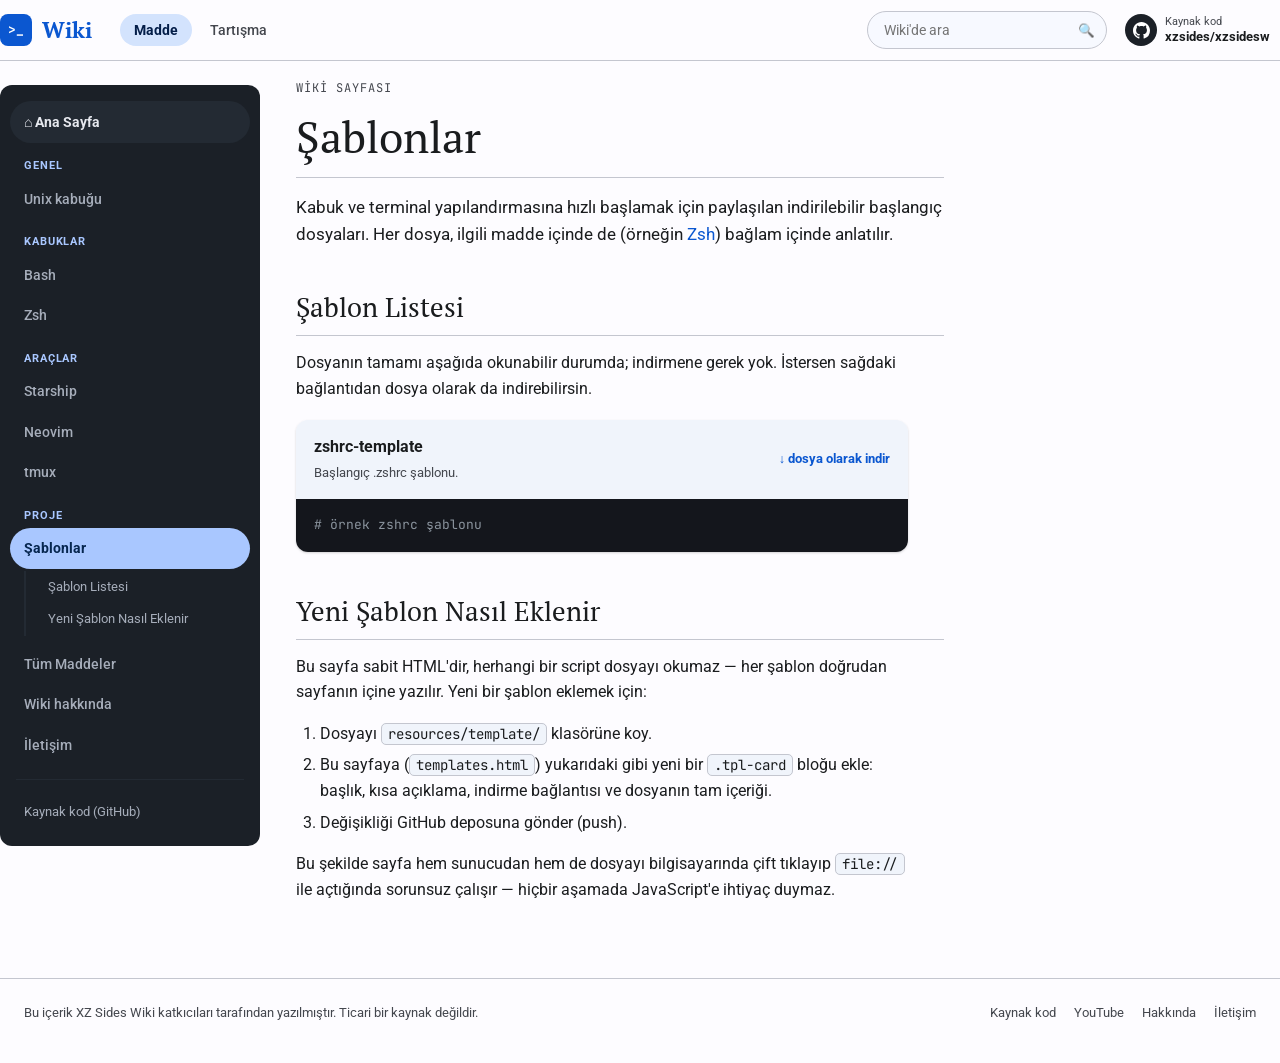
<file: templates.html>
<!DOCTYPE html>
<html lang="tr">
<head>
<meta charset="UTF-8">
<meta name="viewport" content="width=device-width, initial-scale=1.0">
<title>Şablonlar — Wiki</title>
<meta name="description" content="İndirilebilir kabuk ve terminal yapılandırma şablonları.">
<link rel="preconnect" href="https://fonts.googleapis.com">
<link href="https://fonts.googleapis.com/css2?family=Roboto:wght@400;500;700&family=PT+Serif:ital,wght@0,400;0,700;1,400&family=JetBrains+Mono:wght@400;500;700&display=swap" rel="stylesheet">
<link rel="stylesheet" href="css/wiki.css">
</head>
<body>

<input type="checkbox" id="nav-toggle" class="nav-toggle-checkbox">
<header class="site-header">
  <div class="wrap header-row">
    <label for="nav-toggle" class="hamburger" aria-label="Menüyü aç/kapat">&#9776;</label>
    <a href="index.html" class="wordmark">
      <span class="mark">&gt;_</span>
      <span class="word">Wiki</span>
    </a>
    <ul class="tabs">
      <li><a href="#top" class="active">Madde</a></li>
      <li><a href="about.html">Tartışma</a></li>
    </ul>
    <div class="header-right">
      <form class="search-form" role="search" action="search.html" method="get">
        <input type="search" name="q" list="wiki-pages" placeholder="Wiki'de ara" autocomplete="off">
        <datalist id="wiki-pages">
<option value="Ana Sayfa">
<option value="Unix kabuğu">
<option value="Bash">
<option value="Zsh">
<option value="Starship">
<option value="Neovim">
<option value="tmux">
<option value="Şablonlar">
<option value="XZ Sides Wiki hakkında">
<option value="İletişim">
</datalist>
        <button type="submit" aria-label="Ara">&#128269;</button>
      </form>
      <a class="account" href="https://github.com/xzsides/xzsidesw" target="_blank" rel="noopener">
        <span class="gh-mark">
          <svg viewBox="0 0 16 16"><path d="M8 0C3.58 0 0 3.58 0 8c0 3.54 2.29 6.53 5.47 7.59.4.07.55-.17.55-.38
          0-.19-.01-.82-.01-1.49-2.01.37-2.53-.49-2.69-.94-.09-.23-.48-.94-.82-1.13-.28-.15-.68-.52-.01-.53.63-.01
          1.08.58 1.23.82.72 1.21 1.87.87 2.33.66.07-.52.28-.87.51-1.07-1.78-.2-3.64-.89-3.64-3.95
          0-.87.31-1.59.82-2.15-.08-.2-.36-1.02.08-2.12 0 0 .67-.21 2.2.82.64-.18 1.32-.27 2-.27.68
          0 1.36.09 2 .27 1.53-1.04 2.2-.82 2.2-.82.44 1.1.16 1.92.08 2.12.51.56.82 1.27.82 2.15
          0 3.07-1.87 3.75-3.65 3.95.29.25.54.73.54 1.48 0 1.07-.01 1.93-.01 2.2 0 .21.15.46.55.38A8.01
          8.01 0 0 0 16 8c0-4.42-3.58-8-8-8z"/></svg>
        </span>
        <span class="account-text">
          <span class="a-label">Kaynak kod</span>
          <span class="a-name">xzsides/xzsidesw</span>
        </span>
      </a>
    </div>
  </div>
</header>

<main class="wrap page">
  
    <nav class="docs-nav">
      <label for="nav-toggle" class="drawer-close" aria-label="Menüyü kapat">&times;</label>
      <a href="index.html" class="home-link">&#8962; Ana Sayfa</a>
      
        <div class="nav-group">
          <p class="nav-group-title">Genel</p>
          <ul><li><a href="kabuk.html" class="">Unix kabuğu</a></li></ul>
        </div>
        
        <div class="nav-group">
          <p class="nav-group-title">Kabuklar</p>
          <ul><li><a href="bash.html" class="">Bash</a></li><li><a href="zsh.html" class="">Zsh</a></li></ul>
        </div>
        
        <div class="nav-group">
          <p class="nav-group-title">Araçlar</p>
          <ul><li><a href="starship.html" class="">Starship</a></li><li><a href="neovim.html" class="">Neovim</a></li><li><a href="tmux.html" class="">tmux</a></li></ul>
        </div>
        
        <div class="nav-group">
          <p class="nav-group-title">Proje</p>
          <ul><li><a href="templates.html" class="active">Şablonlar</a></li><ul class="subnav"><li><a href="#liste">Şablon Listesi</a></li>
<li><a href="#nasil-eklenir">Yeni Şablon Nasıl Eklenir</a></li></ul><li><a href="search.html" class="">Tüm Maddeler</a></li><li><a href="about.html" class="">Wiki hakkında</a></li><li><a href="contact.html" class="">İletişim</a></li></ul>
        </div>
        
      <hr class="nav-divider">
      <a class="footer-link" href="https://github.com/xzsides/xzsidesw" target="_blank" rel="noopener">Kaynak kod (GitHub)</a>
    </nav>
    

  <article class="article simple-wrap" id="top">
    <p class="subtitle-tag">Wiki Sayfası</p>
    <h1 class="page-title">Şablonlar</h1>
    <p class="lede">
      Kabuk ve terminal yapılandırmasına hızlı başlamak için paylaşılan
      indirilebilir başlangıç dosyaları. Her dosya, ilgili madde içinde de
      (örneğin <a href="zsh.html">Zsh</a>) bağlam içinde anlatılır.
    </p>

    <h2 id="liste">Şablon Listesi</h2>
    <p>
      Dosyanın tamamı aşağıda okunabilir durumda; indirmene gerek yok.
      İstersen sağdaki bağlantıdan dosya olarak da indirebilirsin.
    </p>

    <div class="tpl-card">
      <div class="tpl-card-head">
        <div>
          <span class="file-name">zshrc-template</span>
          <span class="file-desc">Başlangıç .zshrc şablonu.</span>
        </div>
        <a class="file-dl" href="resources/template/zshrc-template" download>&#8595; dosya olarak indir</a>
      </div>
      <pre class="config-block"><span class="c-comment"># örnek zshrc şablonu</span></pre>
    </div>

    <h2 id="nasil-eklenir">Yeni Şablon Nasıl Eklenir</h2>
    <p>
      Bu sayfa sabit HTML'dir, herhangi bir script dosyayı okumaz — her
      şablon doğrudan sayfanın içine yazılır. Yeni bir şablon eklemek için:
    </p>
    <ol>
      <li>Dosyayı <code>resources/template/</code> klasörüne koy.</li>
      <li>Bu sayfaya (<code>templates.html</code>) yukarıdaki gibi yeni bir
      <code>.tpl-card</code> bloğu ekle: başlık, kısa açıklama, indirme
      bağlantısı ve dosyanın tam içeriği.</li>
      <li>Değişikliği GitHub deposuna gönder (push).</li>
    </ol>
    <p>
      Bu şekilde sayfa hem sunucudan hem de dosyayı bilgisayarında çift
      tıklayıp <code>file://</code> ile açtığında sorunsuz çalışır —
      hiçbir aşamada JavaScript'e ihtiyaç duymaz.
    </p>
  </article>
</main>

<footer class="site-footer">
  <div class="wrap">
    <span>Bu içerik XZ Sides Wiki katkıcıları tarafından yazılmıştır. Ticari bir kaynak değildir.</span>
    <ul>
      <li><a href="https://github.com/xzsides/xzsidesw" target="_blank" rel="noopener">Kaynak kod</a></li>
      <li><a href="https://www.youtube.com/@asherbtww" target="_blank" rel="noopener">YouTube</a></li>
      <li><a href="about.html">Hakkında</a></li>
      <li><a href="contact.html">İletişim</a></li>
    </ul>
  </div>
</footer>

</body>
</html>
</file>
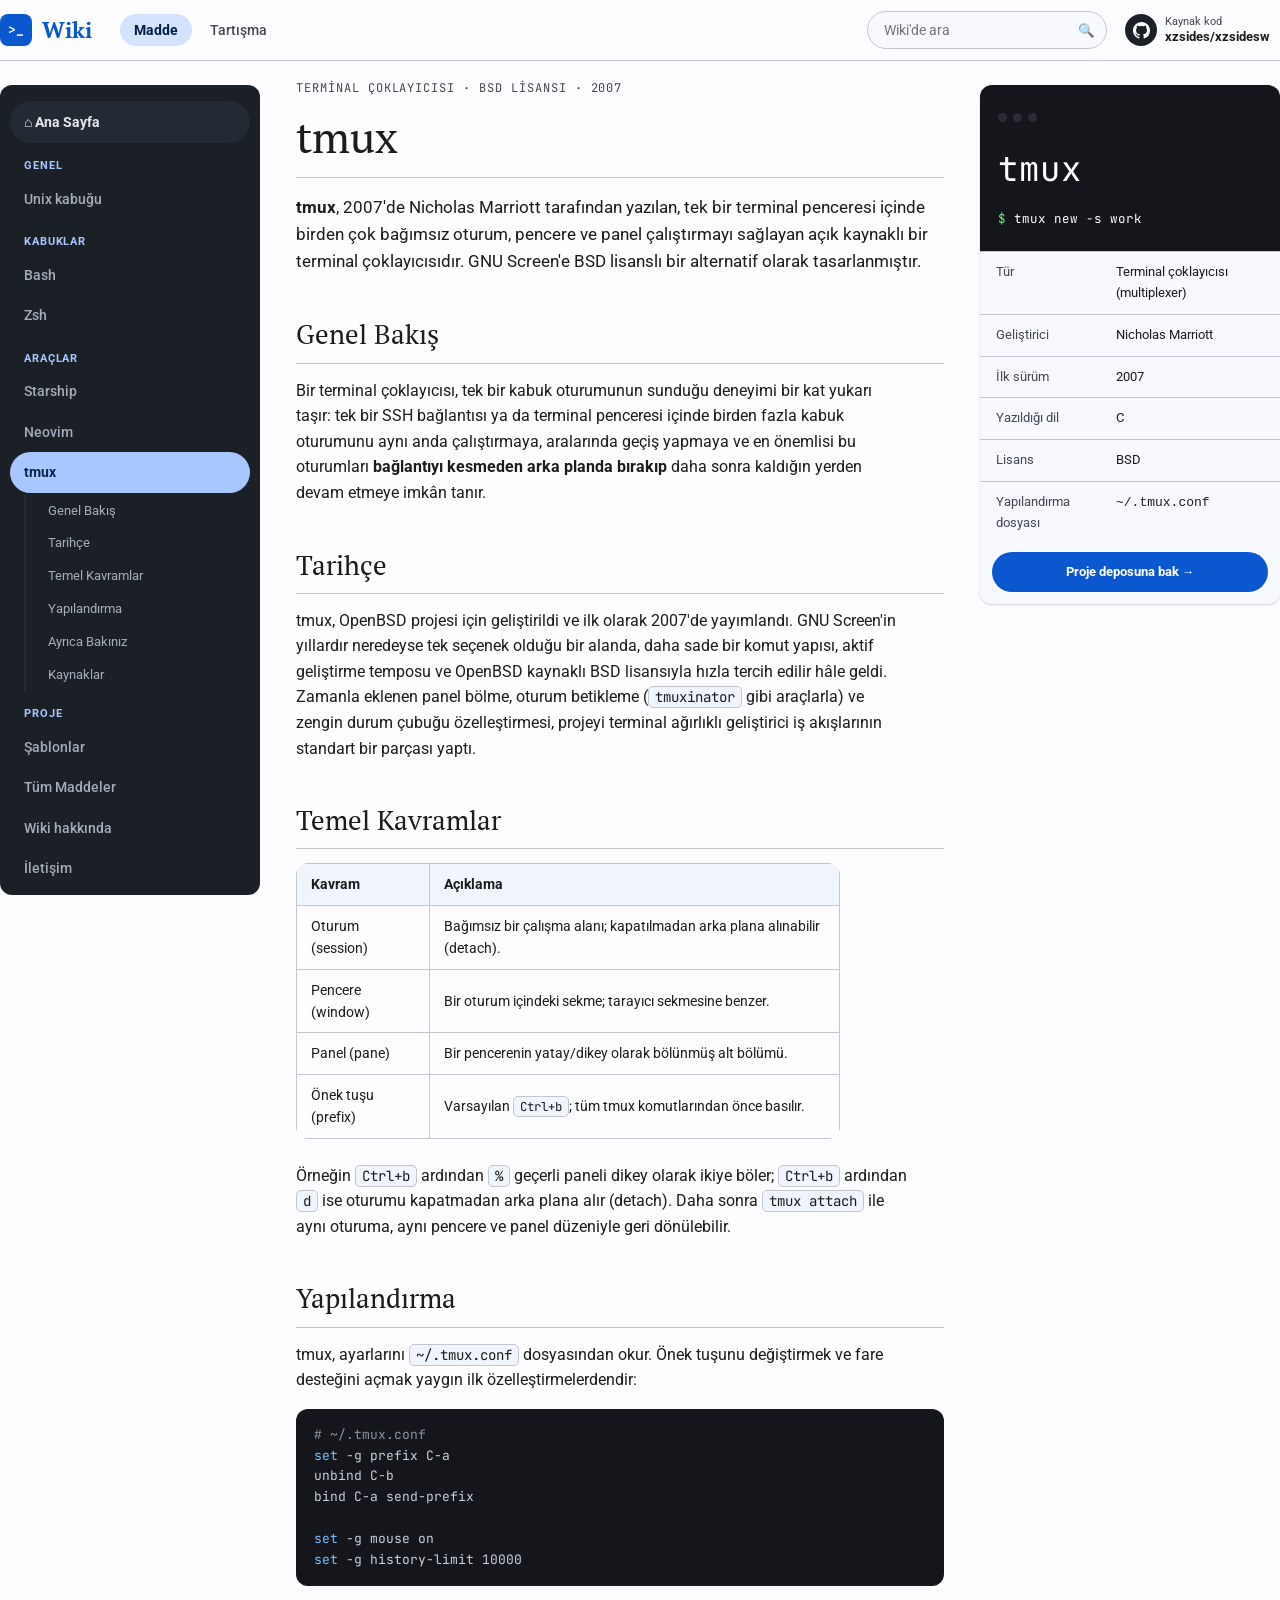
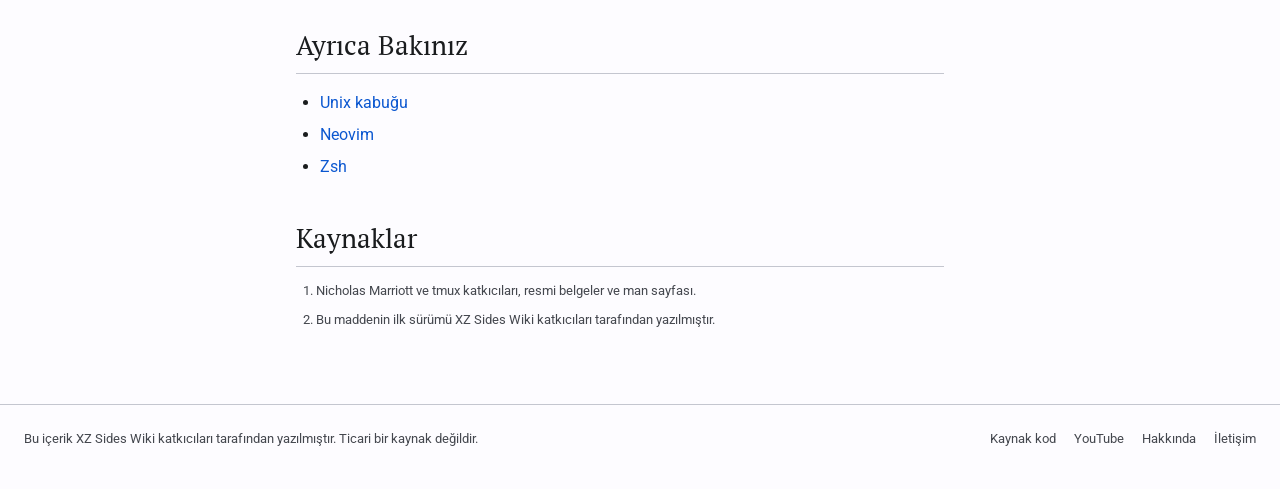
<file: tmux.html>
<!DOCTYPE html>
<html lang="tr">
<head>
<meta charset="UTF-8">
<meta name="viewport" content="width=device-width, initial-scale=1.0">
<title>tmux — Wiki</title>
<meta name="description" content="tmux terminal çoklayıcısının tarihçesi, temel kavramları ve yapılandırması üzerine wiki maddesi.">
<link rel="preconnect" href="https://fonts.googleapis.com">
<link href="https://fonts.googleapis.com/css2?family=Roboto:wght@400;500;700&family=PT+Serif:ital,wght@0,400;0,700;1,400&family=JetBrains+Mono:wght@400;500;700&display=swap" rel="stylesheet">
<link rel="stylesheet" href="css/wiki.css">
</head>
<body>

<input type="checkbox" id="nav-toggle" class="nav-toggle-checkbox">
<header class="site-header">
  <div class="wrap header-row">
    <label for="nav-toggle" class="hamburger" aria-label="Menüyü aç/kapat">&#9776;</label>
    <a href="index.html" class="wordmark">
      <span class="mark">&gt;_</span>
      <span class="word">Wiki</span>
    </a>
    <ul class="tabs">
      <li><a href="#top" class="active">Madde</a></li>
      <li><a href="about.html">Tartışma</a></li>
    </ul>
    <div class="header-right">
      <form class="search-form" role="search" action="search.html" method="get">
        <input type="search" name="q" list="wiki-pages" placeholder="Wiki'de ara" autocomplete="off">
        <datalist id="wiki-pages">
<option value="Ana Sayfa">
<option value="Unix kabuğu">
<option value="Bash">
<option value="Zsh">
<option value="Starship">
<option value="Neovim">
<option value="tmux">
<option value="Şablonlar">
<option value="XZ Sides Wiki hakkında">
<option value="İletişim">
</datalist>
        <button type="submit" aria-label="Ara">&#128269;</button>
      </form>
      <a class="account" href="https://github.com/xzsides/xzsidesw" target="_blank" rel="noopener">
        <span class="gh-mark">
          <svg viewBox="0 0 16 16"><path d="M8 0C3.58 0 0 3.58 0 8c0 3.54 2.29 6.53 5.47 7.59.4.07.55-.17.55-.38
          0-.19-.01-.82-.01-1.49-2.01.37-2.53-.49-2.69-.94-.09-.23-.48-.94-.82-1.13-.28-.15-.68-.52-.01-.53.63-.01
          1.08.58 1.23.82.72 1.21 1.87.87 2.33.66.07-.52.28-.87.51-1.07-1.78-.2-3.64-.89-3.64-3.95
          0-.87.31-1.59.82-2.15-.08-.2-.36-1.02.08-2.12 0 0 .67-.21 2.2.82.64-.18 1.32-.27 2-.27.68
          0 1.36.09 2 .27 1.53-1.04 2.2-.82 2.2-.82.44 1.1.16 1.92.08 2.12.51.56.82 1.27.82 2.15
          0 3.07-1.87 3.75-3.65 3.95.29.25.54.73.54 1.48 0 1.07-.01 1.93-.01 2.2 0 .21.15.46.55.38A8.01
          8.01 0 0 0 16 8c0-4.42-3.58-8-8-8z"/></svg>
        </span>
        <span class="account-text">
          <span class="a-label">Kaynak kod</span>
          <span class="a-name">xzsides/xzsidesw</span>
        </span>
      </a>
    </div>
  </div>
</header>

<main class="wrap page">
  
    <nav class="docs-nav">
      <label for="nav-toggle" class="drawer-close" aria-label="Menüyü kapat">&times;</label>
      <a href="index.html" class="home-link">&#8962; Ana Sayfa</a>
      
        <div class="nav-group">
          <p class="nav-group-title">Genel</p>
          <ul><li><a href="kabuk.html" class="">Unix kabuğu</a></li></ul>
        </div>
        
        <div class="nav-group">
          <p class="nav-group-title">Kabuklar</p>
          <ul><li><a href="bash.html" class="">Bash</a></li><li><a href="zsh.html" class="">Zsh</a></li></ul>
        </div>
        
        <div class="nav-group">
          <p class="nav-group-title">Araçlar</p>
          <ul><li><a href="starship.html" class="">Starship</a></li><li><a href="neovim.html" class="">Neovim</a></li><li><a href="tmux.html" class="active">tmux</a></li><ul class="subnav"><li><a href="#genel-bakis">Genel Bakış</a></li>
<li><a href="#tarihce">Tarihçe</a></li>
<li><a href="#temel-kavramlar">Temel Kavramlar</a></li>
<li><a href="#yapilandirma">Yapılandırma</a></li>
<li><a href="#ayrica-bakiniz">Ayrıca Bakınız</a></li>
<li><a href="#kaynaklar">Kaynaklar</a></li></ul></ul>
        </div>
        
        <div class="nav-group">
          <p class="nav-group-title">Proje</p>
          <ul><li><a href="templates.html" class="">Şablonlar</a></li><li><a href="search.html" class="">Tüm Maddeler</a></li><li><a href="about.html" class="">Wiki hakkında</a></li><li><a href="contact.html" class="">İletişim</a></li></ul>
        </div>
        
      <hr class="nav-divider">
      <a class="footer-link" href="https://github.com/xzsides/xzsidesw" target="_blank" rel="noopener">Kaynak kod (GitHub)</a>
    </nav>
    

  <article class="article" id="top">
    <p class="subtitle-tag">Terminal Çoklayıcısı &middot; BSD Lisansı &middot; 2007</p>
    <h1 class="page-title">tmux</h1>

    <p class="lede">
      <strong>tmux</strong>, 2007'de Nicholas Marriott tarafından yazılan,
      tek bir terminal penceresi içinde birden çok bağımsız oturum, pencere
      ve panel çalıştırmayı sağlayan açık kaynaklı bir terminal
      çoklayıcısıdır. GNU Screen'e BSD lisanslı bir alternatif olarak
      tasarlanmıştır.
    </p>

    <h2 id="genel-bakis">Genel Bakış</h2>
    <p>
      Bir terminal çoklayıcısı, tek bir kabuk oturumunun sunduğu deneyimi bir
      kat yukarı taşır: tek bir SSH bağlantısı ya da terminal penceresi
      içinde birden fazla kabuk oturumunu aynı anda çalıştırmaya, aralarında
      geçiş yapmaya ve en önemlisi bu oturumları <strong>bağlantıyı kesmeden
      arka planda bırakıp</strong> daha sonra kaldığın yerden devam etmeye
      imkân tanır.
    </p>

    <h2 id="tarihce">Tarihçe</h2>
    <p>
      tmux, OpenBSD projesi için geliştirildi ve ilk olarak 2007'de
      yayımlandı. GNU Screen'in yıllardır neredeyse tek seçenek olduğu bir
      alanda, daha sade bir komut yapısı, aktif geliştirme temposu ve
      OpenBSD kaynaklı BSD lisansıyla hızla tercih edilir hâle geldi.
      Zamanla eklenen panel bölme, oturum betikleme (<code>tmuxinator</code>
      gibi araçlarla) ve zengin durum çubuğu özelleştirmesi, projeyi terminal
      ağırlıklı geliştirici iş akışlarının standart bir parçası yaptı.
    </p>

    <h2 id="temel-kavramlar">Temel Kavramlar</h2>
    <table class="wikitable">
      <tr><th>Kavram</th><th>Açıklama</th></tr>
      <tr><td>Oturum (session)</td><td>Bağımsız bir çalışma alanı; kapatılmadan arka plana alınabilir (detach).</td></tr>
      <tr><td>Pencere (window)</td><td>Bir oturum içindeki sekme; tarayıcı sekmesine benzer.</td></tr>
      <tr><td>Panel (pane)</td><td>Bir pencerenin yatay/dikey olarak bölünmüş alt bölümü.</td></tr>
      <tr><td>Önek tuşu (prefix)</td><td>Varsayılan <code>Ctrl+b</code>; tüm tmux komutlarından önce basılır.</td></tr>
    </table>
    <p>
      Örneğin <code>Ctrl+b</code> ardından <code>%</code> geçerli paneli
      dikey olarak ikiye böler; <code>Ctrl+b</code> ardından <code>d</code>
      ise oturumu kapatmadan arka plana alır (detach). Daha sonra
      <code>tmux attach</code> ile aynı oturuma, aynı pencere ve panel
      düzeniyle geri dönülebilir.
    </p>

    <h2 id="yapilandirma">Yapılandırma</h2>
    <p>
      tmux, ayarlarını <code>~/.tmux.conf</code> dosyasından okur. Önek
      tuşunu değiştirmek ve fare desteğini açmak yaygın ilk özelleştirmelerdendir:
    </p>
    <div class="config-block"><span class="c-comment"># ~/.tmux.conf</span>
<span class="c-key">set</span> -g prefix C-a
unbind C-b
bind C-a send-prefix

<span class="c-key">set</span> -g mouse on
<span class="c-key">set</span> -g history-limit 10000</div>

    <h2 id="ayrica-bakiniz">Ayrıca Bakınız</h2>
    <ul>
      <li><a href="kabuk.html">Unix kabuğu</a></li>
      <li><a href="neovim.html">Neovim</a></li>
      <li><a href="zsh.html">Zsh</a></li>
    </ul>

    <h2 id="kaynaklar">Kaynaklar</h2>
    <ol class="refs">
      <li>Nicholas Marriott ve tmux katkıcıları, resmi belgeler ve man sayfası.</li>
      <li>Bu maddenin ilk sürümü XZ Sides Wiki katkıcıları tarafından yazılmıştır.</li>
    </ol>
  </article>

  
    <aside class="infobox">
      <div class="term-media">
        <div class="dots"><span class="dot"></span><span class="dot"></span><span class="dot"></span></div>
        <div class="glyph">tmux</div>
        <div><span class="prompt">$</span> <span class="cmd">tmux new -s work</span></div>
      </div>
      <table>
        <tr><th>Tür</th><td>Terminal çoklayıcısı (multiplexer)</td></tr>
<tr><th>Geliştirici</th><td>Nicholas Marriott</td></tr>
<tr><th>İlk sürüm</th><td>2007</td></tr>
<tr><th>Yazıldığı dil</th><td>C</td></tr>
<tr><th>Lisans</th><td>BSD</td></tr>
<tr><th>Yapılandırma dosyası</th><td><code>~/.tmux.conf</code></td></tr>
      </table>
      <a class="view-more" href="https://github.com/tmux/tmux" target="_blank" rel="noopener">Proje deposuna bak &rarr;</a>
    </aside>
    
</main>

<footer class="site-footer">
  <div class="wrap">
    <span>Bu içerik XZ Sides Wiki katkıcıları tarafından yazılmıştır. Ticari bir kaynak değildir.</span>
    <ul>
      <li><a href="https://github.com/xzsides/xzsidesw" target="_blank" rel="noopener">Kaynak kod</a></li>
      <li><a href="https://www.youtube.com/@asherbtww" target="_blank" rel="noopener">YouTube</a></li>
      <li><a href="about.html">Hakkında</a></li>
      <li><a href="contact.html">İletişim</a></li>
    </ul>
  </div>
</footer>

</body>
</html>
</file>
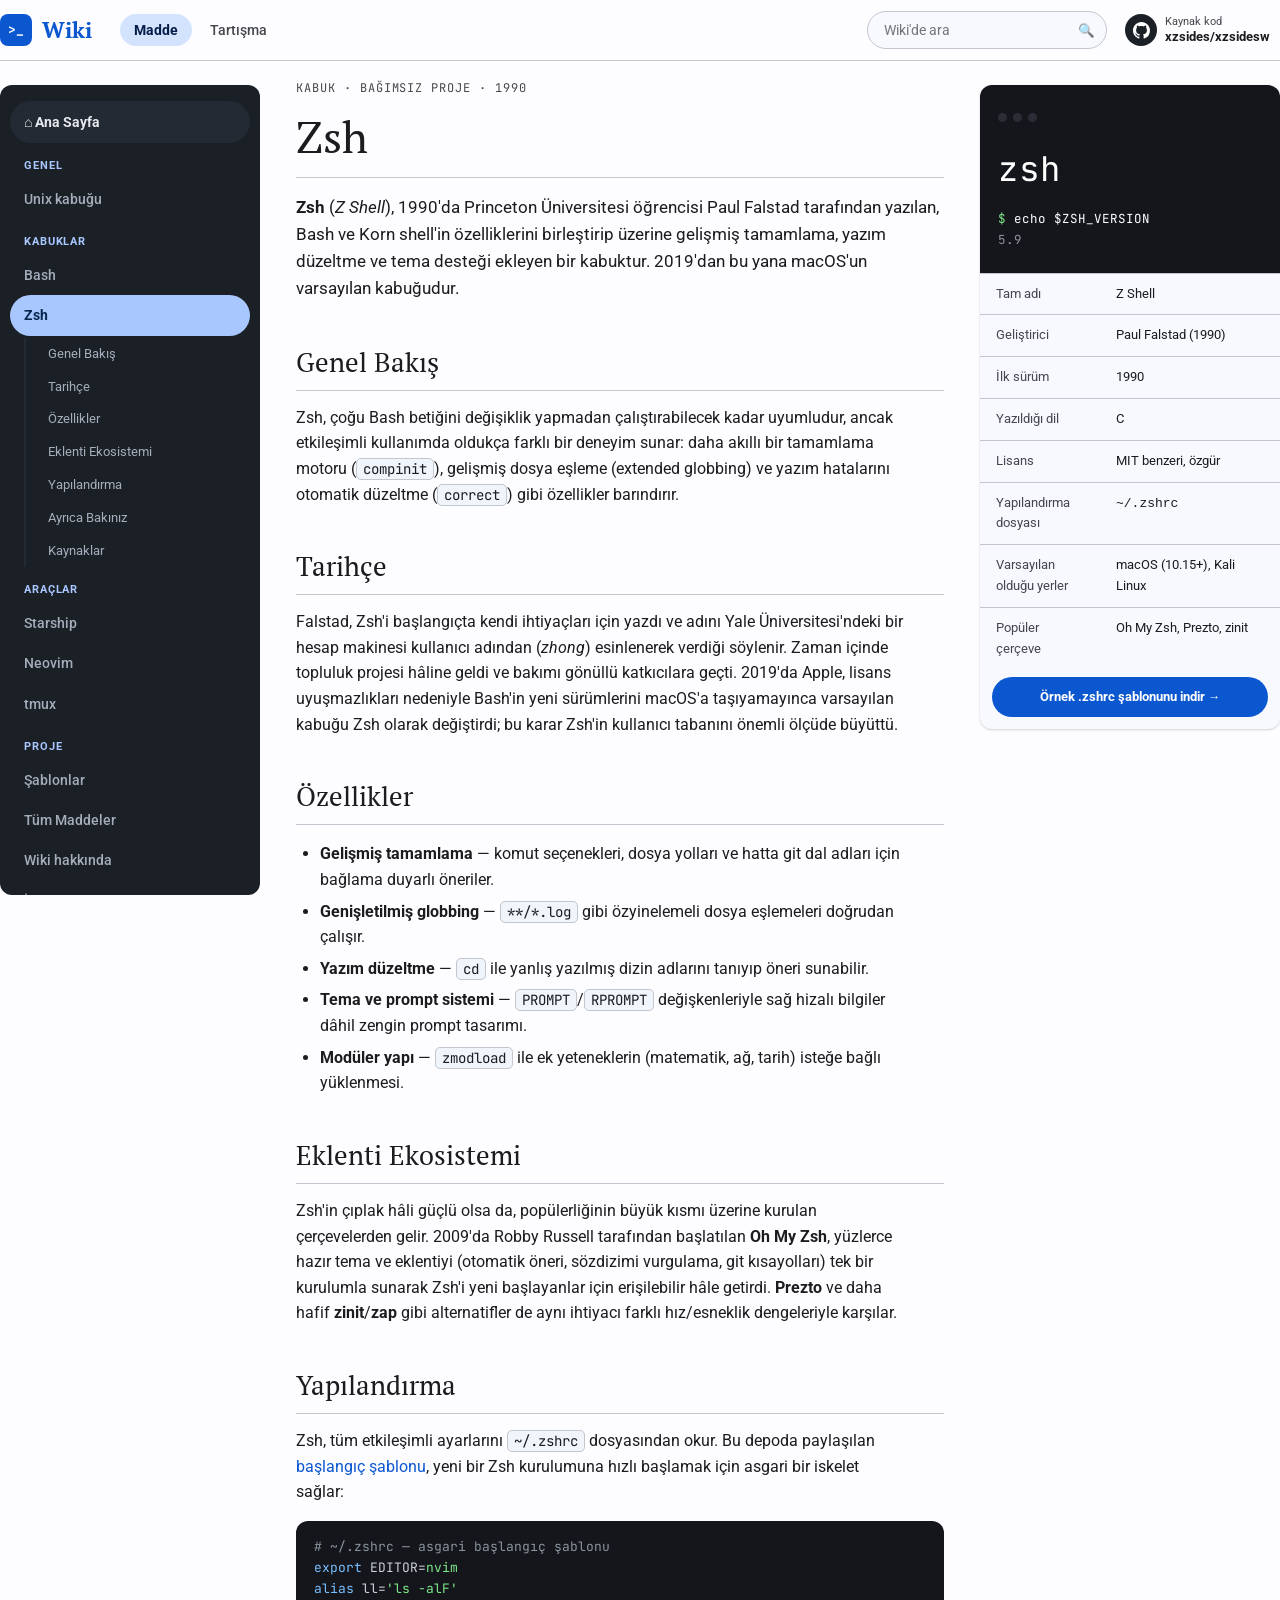
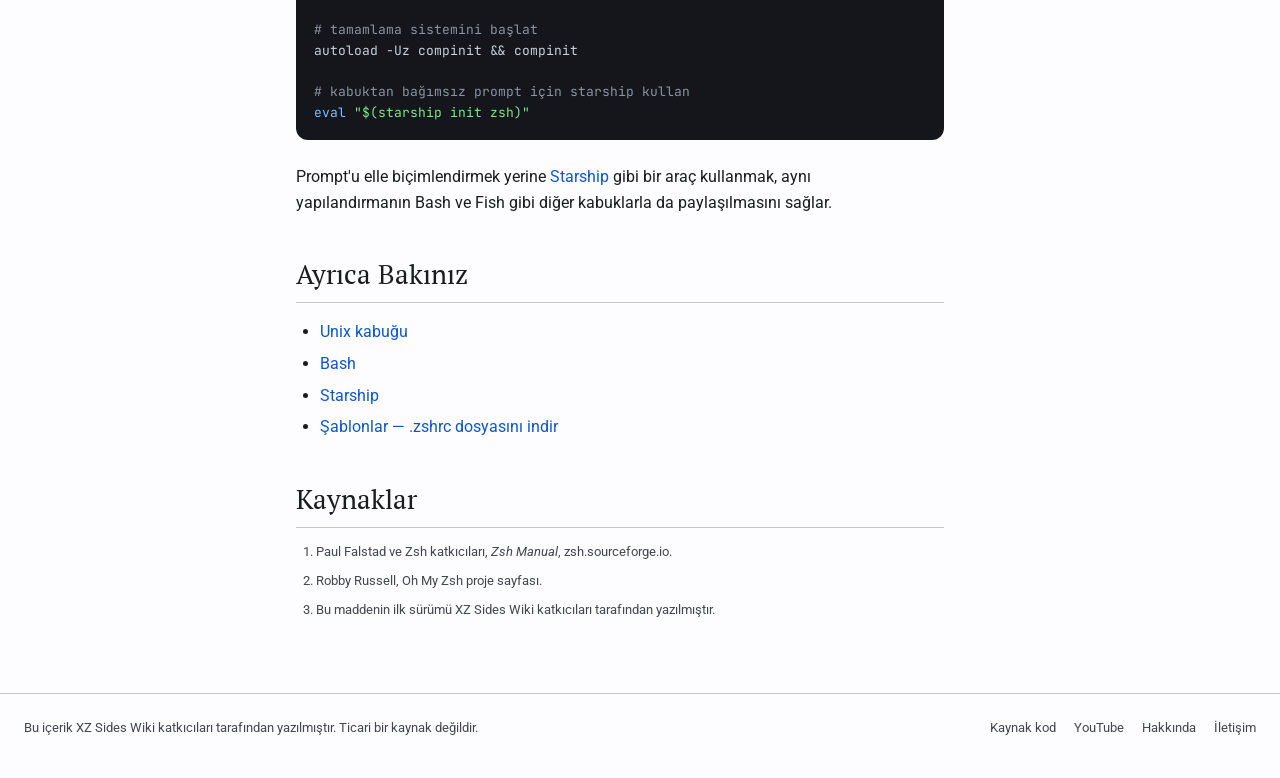
<file: zsh.html>
<!DOCTYPE html>
<html lang="tr">
<head>
<meta charset="UTF-8">
<meta name="viewport" content="width=device-width, initial-scale=1.0">
<title>Zsh — Wiki</title>
<meta name="description" content="Zsh kabuğunun tarihçesi, eklenti ekosistemi ve yapılandırması üzerine wiki maddesi.">
<link rel="preconnect" href="https://fonts.googleapis.com">
<link href="https://fonts.googleapis.com/css2?family=Roboto:wght@400;500;700&family=PT+Serif:ital,wght@0,400;0,700;1,400&family=JetBrains+Mono:wght@400;500;700&display=swap" rel="stylesheet">
<link rel="stylesheet" href="css/wiki.css">
</head>
<body>

<input type="checkbox" id="nav-toggle" class="nav-toggle-checkbox">
<header class="site-header">
  <div class="wrap header-row">
    <label for="nav-toggle" class="hamburger" aria-label="Menüyü aç/kapat">&#9776;</label>
    <a href="index.html" class="wordmark">
      <span class="mark">&gt;_</span>
      <span class="word">Wiki</span>
    </a>
    <ul class="tabs">
      <li><a href="#top" class="active">Madde</a></li>
      <li><a href="about.html">Tartışma</a></li>
    </ul>
    <div class="header-right">
      <form class="search-form" role="search" action="search.html" method="get">
        <input type="search" name="q" list="wiki-pages" placeholder="Wiki'de ara" autocomplete="off">
        <datalist id="wiki-pages">
<option value="Ana Sayfa">
<option value="Unix kabuğu">
<option value="Bash">
<option value="Zsh">
<option value="Starship">
<option value="Neovim">
<option value="tmux">
<option value="Şablonlar">
<option value="XZ Sides Wiki hakkında">
<option value="İletişim">
</datalist>
        <button type="submit" aria-label="Ara">&#128269;</button>
      </form>
      <a class="account" href="https://github.com/xzsides/xzsidesw" target="_blank" rel="noopener">
        <span class="gh-mark">
          <svg viewBox="0 0 16 16"><path d="M8 0C3.58 0 0 3.58 0 8c0 3.54 2.29 6.53 5.47 7.59.4.07.55-.17.55-.38
          0-.19-.01-.82-.01-1.49-2.01.37-2.53-.49-2.69-.94-.09-.23-.48-.94-.82-1.13-.28-.15-.68-.52-.01-.53.63-.01
          1.08.58 1.23.82.72 1.21 1.87.87 2.33.66.07-.52.28-.87.51-1.07-1.78-.2-3.64-.89-3.64-3.95
          0-.87.31-1.59.82-2.15-.08-.2-.36-1.02.08-2.12 0 0 .67-.21 2.2.82.64-.18 1.32-.27 2-.27.68
          0 1.36.09 2 .27 1.53-1.04 2.2-.82 2.2-.82.44 1.1.16 1.92.08 2.12.51.56.82 1.27.82 2.15
          0 3.07-1.87 3.75-3.65 3.95.29.25.54.73.54 1.48 0 1.07-.01 1.93-.01 2.2 0 .21.15.46.55.38A8.01
          8.01 0 0 0 16 8c0-4.42-3.58-8-8-8z"/></svg>
        </span>
        <span class="account-text">
          <span class="a-label">Kaynak kod</span>
          <span class="a-name">xzsides/xzsidesw</span>
        </span>
      </a>
    </div>
  </div>
</header>

<main class="wrap page">
  
    <nav class="docs-nav">
      <label for="nav-toggle" class="drawer-close" aria-label="Menüyü kapat">&times;</label>
      <a href="index.html" class="home-link">&#8962; Ana Sayfa</a>
      
        <div class="nav-group">
          <p class="nav-group-title">Genel</p>
          <ul><li><a href="kabuk.html" class="">Unix kabuğu</a></li></ul>
        </div>
        
        <div class="nav-group">
          <p class="nav-group-title">Kabuklar</p>
          <ul><li><a href="bash.html" class="">Bash</a></li><li><a href="zsh.html" class="active">Zsh</a></li><ul class="subnav"><li><a href="#genel-bakis">Genel Bakış</a></li>
<li><a href="#tarihce">Tarihçe</a></li>
<li><a href="#ozellikler">Özellikler</a></li>
<li><a href="#eklenti-ekosistemi">Eklenti Ekosistemi</a></li>
<li><a href="#yapilandirma">Yapılandırma</a></li>
<li><a href="#ayrica-bakiniz">Ayrıca Bakınız</a></li>
<li><a href="#kaynaklar">Kaynaklar</a></li></ul></ul>
        </div>
        
        <div class="nav-group">
          <p class="nav-group-title">Araçlar</p>
          <ul><li><a href="starship.html" class="">Starship</a></li><li><a href="neovim.html" class="">Neovim</a></li><li><a href="tmux.html" class="">tmux</a></li></ul>
        </div>
        
        <div class="nav-group">
          <p class="nav-group-title">Proje</p>
          <ul><li><a href="templates.html" class="">Şablonlar</a></li><li><a href="search.html" class="">Tüm Maddeler</a></li><li><a href="about.html" class="">Wiki hakkında</a></li><li><a href="contact.html" class="">İletişim</a></li></ul>
        </div>
        
      <hr class="nav-divider">
      <a class="footer-link" href="https://github.com/xzsides/xzsidesw" target="_blank" rel="noopener">Kaynak kod (GitHub)</a>
    </nav>
    

  <article class="article" id="top">
    <p class="subtitle-tag">Kabuk &middot; Bağımsız Proje &middot; 1990</p>
    <h1 class="page-title">Zsh</h1>

    <p class="lede">
      <strong>Zsh</strong> (<em>Z Shell</em>), 1990'da Princeton Üniversitesi
      öğrencisi Paul Falstad tarafından yazılan, Bash ve Korn shell'in
      özelliklerini birleştirip üzerine gelişmiş tamamlama, yazım düzeltme ve
      tema desteği ekleyen bir kabuktur. 2019'dan bu yana macOS'un varsayılan
      kabuğudur.
    </p>

    <h2 id="genel-bakis">Genel Bakış</h2>
    <p>
      Zsh, çoğu Bash betiğini değişiklik yapmadan çalıştırabilecek kadar
      uyumludur, ancak etkileşimli kullanımda oldukça farklı bir deneyim sunar:
      daha akıllı bir tamamlama motoru (<code>compinit</code>), gelişmiş dosya
      eşleme (extended globbing) ve yazım hatalarını otomatik düzeltme
      (<code>correct</code>) gibi özellikler barındırır.
    </p>

    <h2 id="tarihce">Tarihçe</h2>
    <p>
      Falstad, Zsh'i başlangıçta kendi ihtiyaçları için yazdı ve adını
      Yale Üniversitesi'ndeki bir hesap makinesi kullanıcı adından
      (<em>zhong</em>) esinlenerek verdiği söylenir. Zaman içinde topluluk
      projesi hâline geldi ve bakımı gönüllü katkıcılara geçti. 2019'da Apple,
      lisans uyuşmazlıkları nedeniyle Bash'in yeni sürümlerini macOS'a
      taşıyamayınca varsayılan kabuğu Zsh olarak değiştirdi; bu karar Zsh'in
      kullanıcı tabanını önemli ölçüde büyüttü.
    </p>

    <h2 id="ozellikler">Özellikler</h2>
    <ul>
      <li><strong>Gelişmiş tamamlama</strong> — komut seçenekleri, dosya yolları
      ve hatta git dal adları için bağlama duyarlı öneriler.</li>
      <li><strong>Genişletilmiş globbing</strong> — <code>**/*.log</code> gibi
      özyinelemeli dosya eşlemeleri doğrudan çalışır.</li>
      <li><strong>Yazım düzeltme</strong> — <code>cd</code> ile yanlış yazılmış
      dizin adlarını tanıyıp öneri sunabilir.</li>
      <li><strong>Tema ve prompt sistemi</strong> — <code>PROMPT</code>/<code>RPROMPT</code>
      değişkenleriyle sağ hizalı bilgiler dâhil zengin prompt tasarımı.</li>
      <li><strong>Modüler yapı</strong> — <code>zmodload</code> ile ek
      yeteneklerin (matematik, ağ, tarih) isteğe bağlı yüklenmesi.</li>
    </ul>

    <h2 id="eklenti-ekosistemi">Eklenti Ekosistemi</h2>
    <p>
      Zsh'in çıplak hâli güçlü olsa da, popülerliğinin büyük kısmı üzerine
      kurulan çerçevelerden gelir. 2009'da Robby Russell tarafından başlatılan
      <strong>Oh My Zsh</strong>, yüzlerce hazır tema ve eklentiyi (otomatik
      öneri, sözdizimi vurgulama, git kısayolları) tek bir kurulumla sunarak
      Zsh'i yeni başlayanlar için erişilebilir hâle getirdi. <strong>Prezto</strong>
      ve daha hafif <strong>zinit</strong>/<strong>zap</strong> gibi alternatifler
      de aynı ihtiyacı farklı hız/esneklik dengeleriyle karşılar.
    </p>

    <h2 id="yapilandirma">Yapılandırma</h2>
    <p>
      Zsh, tüm etkileşimli ayarlarını <code>~/.zshrc</code> dosyasından okur.
      Bu depoda paylaşılan
      <a href="resources/template/zshrc-template" download>başlangıç şablonu</a>,
      yeni bir Zsh kurulumuna hızlı başlamak için asgari bir iskelet sağlar:
    </p>
    <div class="config-block"><span class="c-comment"># ~/.zshrc — asgari başlangıç şablonu</span>
<span class="c-key">export</span> EDITOR=<span class="c-str">nvim</span>
<span class="c-key">alias</span> ll=<span class="c-str">'ls -alF'</span>

<span class="c-comment"># tamamlama sistemini başlat</span>
autoload -Uz compinit &amp;&amp; compinit

<span class="c-comment"># kabuktan bağımsız prompt için starship kullan</span>
<span class="c-key">eval</span> <span class="c-str">"$(starship init zsh)"</span></div>
    <p>
      Prompt'u elle biçimlendirmek yerine <a href="starship.html">Starship</a>
      gibi bir araç kullanmak, aynı yapılandırmanın Bash ve Fish gibi diğer
      kabuklarla da paylaşılmasını sağlar.
    </p>

    <h2 id="ayrica-bakiniz">Ayrıca Bakınız</h2>
    <ul>
      <li><a href="kabuk.html">Unix kabuğu</a></li>
      <li><a href="bash.html">Bash</a></li>
      <li><a href="starship.html">Starship</a></li>
      <li><a href="templates.html">Şablonlar — .zshrc dosyasını indir</a></li>
    </ul>

    <h2 id="kaynaklar">Kaynaklar</h2>
    <ol class="refs">
      <li>Paul Falstad ve Zsh katkıcıları, <em>Zsh Manual</em>, zsh.sourceforge.io.</li>
      <li>Robby Russell, Oh My Zsh proje sayfası.</li>
      <li>Bu maddenin ilk sürümü XZ Sides Wiki katkıcıları tarafından yazılmıştır.</li>
    </ol>
  </article>

  
    <aside class="infobox">
      <div class="term-media">
        <div class="dots"><span class="dot"></span><span class="dot"></span><span class="dot"></span></div>
        <div class="glyph">zsh</div>
        <div><span class="prompt">$</span> <span class="cmd">echo $ZSH_VERSION</span></div>
<div><div style="color:#8b949e;">5.9</div></div>
      </div>
      <table>
        <tr><th>Tam adı</th><td>Z Shell</td></tr>
<tr><th>Geliştirici</th><td>Paul Falstad (1990)</td></tr>
<tr><th>İlk sürüm</th><td>1990</td></tr>
<tr><th>Yazıldığı dil</th><td>C</td></tr>
<tr><th>Lisans</th><td>MIT benzeri, özgür</td></tr>
<tr><th>Yapılandırma dosyası</th><td><code>~/.zshrc</code></td></tr>
<tr><th>Varsayılan olduğu yerler</th><td>macOS (10.15+), Kali Linux</td></tr>
<tr><th>Popüler çerçeve</th><td>Oh My Zsh, Prezto, zinit</td></tr>
      </table>
      <a class="view-more" href="resources/template/zshrc-template" target="_blank" rel="noopener">Örnek .zshrc şablonunu indir &rarr;</a>
    </aside>
    
</main>

<footer class="site-footer">
  <div class="wrap">
    <span>Bu içerik XZ Sides Wiki katkıcıları tarafından yazılmıştır. Ticari bir kaynak değildir.</span>
    <ul>
      <li><a href="https://github.com/xzsides/xzsidesw" target="_blank" rel="noopener">Kaynak kod</a></li>
      <li><a href="https://www.youtube.com/@asherbtww" target="_blank" rel="noopener">YouTube</a></li>
      <li><a href="about.html">Hakkında</a></li>
      <li><a href="contact.html">İletişim</a></li>
    </ul>
  </div>
</footer>

</body>
</html>
</file>
<file: css/wiki.css>
/* ==========================================================================
   XZ Sides Wiki — Material Design 3 skin
   Docs-style global sidebar (Qtile/ReadTheDocs layout) + MD3 tokens.
   ========================================================================== */

:root{
  --serif: "PT Serif", Georgia, "Times New Roman", serif;
  --sans: "Roboto", "Helvetica Neue", Arial, sans-serif;
  --mono: "JetBrains Mono", "SFMono-Regular", Consolas, monospace;

  /* ---- MD3 color roles (light theme, blue seed) ---- */
  --md-primary: #0b57d0;
  --md-on-primary: #ffffff;
  --md-primary-container: #d3e3fd;
  --md-on-primary-container: #041e49;

  --md-surface: #fdfcff;
  --md-surface-container-low: #f7f9ff;
  --md-surface-container: #f0f4fb;
  --md-surface-container-high: #e9edf5;
  --md-surface-variant: #e1e2ec;
  --md-on-surface: #1a1c1e;
  --md-on-surface-variant: #44474e;
  --md-outline: #74777f;
  --md-outline-variant: #c4c6cf;

  /* dark surface used for the docs sidebar, like Qtile's ReadTheDocs panel */
  --md-inverse-surface: #1b2027;
  --md-inverse-surface-2: #232a33;
  --md-inverse-on-surface: #e6e8ee;
  --md-inverse-on-surface-dim: #a6adba;
  --md-inverse-primary: #a9c7ff;

  --term-bg: #14161c;
  --term-line: #2b2d36;
  --term-green: #7ee787;
  --term-blue: #79c0ff;
  --term-text: #c9d1d9;

  --radius-s: 8px;
  --radius-m: 12px;
  --radius-l: 20px;
  --radius-pill: 999px;
  --elev-1: 0 1px 2px rgba(0,0,0,.10), 0 1px 3px rgba(0,0,0,.08);
  --elev-2: 0 1px 3px rgba(0,0,0,.12), 0 4px 8px rgba(0,0,0,.10);
}

*{ box-sizing: border-box; }
html{ -webkit-text-size-adjust: 100%; }
body{
  margin: 0;
  background: var(--md-surface);
  color: var(--md-on-surface);
  font-family: var(--sans);
  font-size: 16px;
  line-height: 1.6;
}
a{ color: var(--md-primary); text-decoration: none; }
a:hover{ text-decoration: underline; }
img{ max-width: 100%; display:block; }

.wrap{ max-width: 1280px; margin: 0 auto; padding: 0 24px; }

/* ---------------------------------- top app bar --------------------------------- */
.site-header{
  background: var(--md-surface);
  border-bottom: 1px solid var(--md-outline-variant);
  position: sticky;
  top: 0;
  z-index: 40;
}
.header-row{ display: flex; align-items: center; gap: 20px; padding: 10px 0; }
.nav-toggle-checkbox{ position:absolute; opacity:0; width:0; height:0; pointer-events:none; }
.hamburger{
  border:none; background:none; display:none;
  font-size: 22px; line-height:1; cursor:pointer;
  color: var(--md-on-surface-variant);
  width: 40px; height: 40px; border-radius: 50%;
  align-items:center; justify-content:center;
}
.hamburger:hover{ background: var(--md-surface-container-high); }
.drawer-close{
  display:none; cursor:pointer; font-size: 22px; line-height:1;
  color: var(--md-inverse-on-surface-dim); text-align:right; margin-bottom: 6px;
}
.wordmark{ display:flex; align-items:center; gap: 10px; color: var(--md-on-surface); flex-shrink:0; }
.wordmark:hover{ text-decoration:none; }
.wordmark .mark{
  width: 32px; height: 32px; background: var(--md-primary); color: var(--md-on-primary);
  display:flex; align-items:center; justify-content:center;
  font-family: var(--mono); font-size: 13px; font-weight: 700; border-radius: var(--radius-s);
}
.wordmark .word{ font-family: var(--serif); font-size: 22px; font-weight: 700; color: var(--md-primary); }

.tabs{ display:flex; gap: 4px; margin: 0 0 0 8px; padding:0; list-style:none; font-size: 14px; }
.tabs a{
  color: var(--md-on-surface-variant); padding: 8px 14px; border-radius: var(--radius-pill);
  font-weight: 500;
}
.tabs a.active{ color: var(--md-on-primary-container); background: var(--md-primary-container); font-weight: 700; }
.tabs a:hover{ text-decoration:none; background: var(--md-surface-container-high); }
.tabs a.active:hover{ background: var(--md-primary-container); }

.header-right{ margin-left:auto; display:flex; align-items:center; gap: 14px; }
.search-form{ position:relative; }
.search-form input{
  width: 240px; padding: 10px 40px 10px 16px;
  border: 1px solid var(--md-outline-variant); border-radius: var(--radius-pill);
  font-size: 14px; font-family: var(--sans); color: var(--md-on-surface);
  background: var(--md-surface-container-low);
}
.search-form input:focus{ outline: 2px solid var(--md-primary); outline-offset: 1px; }
.search-form button{
  position:absolute; right: 4px; top: 4px; bottom: 4px; width: 34px;
  border:none; background:none; cursor:pointer; color: var(--md-on-surface-variant);
  border-radius: 50%;
}
.search-form button:hover{ background: var(--md-surface-container-high); }

.account{ display:flex; align-items:center; gap: 8px; white-space:nowrap; padding: 4px 10px 4px 4px; border-radius: var(--radius-pill); }
.account:hover{ background: var(--md-surface-container-high); text-decoration: none; }
.account .gh-mark{
  width: 32px; height: 32px; border-radius: 50%; background: var(--md-inverse-surface);
  display:flex; align-items:center; justify-content:center; flex-shrink:0;
}
.account .gh-mark svg{ width: 17px; height: 17px; fill: #fff; }
.account-text{ display:flex; flex-direction:column; line-height:1.25; }
.account-text .a-label{ font-size: 11px; color: var(--md-on-surface-variant); }
.account-text .a-name{ font-size: 13px; font-weight: 700; color: var(--md-on-surface); }

@media (max-width: 760px){
  .header-row{ flex-wrap: wrap; row-gap: 10px; padding: 10px 0; }
  .tabs{ display:none; }
  .header-right{ order: 4; width: 100%; }
  .search-form{ flex: 1 1 auto; }
  .search-form input{ width: 100%; }
  .account-text{ display:none; }
}

/* ---------------------------------- layout --------------------------------- */
.page{
  display: grid;
  grid-template-columns: 260px minmax(0,1fr) 300px;
  gap: 36px;
  padding: 24px 0 60px;
  align-items: start;
}
.page.no-infobox{ grid-template-columns: 260px minmax(0,760px); }
@media (max-width: 1100px){
  .page{ grid-template-columns: 260px minmax(0,1fr); }
  .infobox{ grid-column: 2; margin-bottom: 24px; }
}
@media (max-width: 860px){
  .page{ grid-template-columns: minmax(0,1fr); }
  .infobox{ grid-column: 1; }
}
.article{ min-width: 0; }

/* ---------------------------------- docs sidebar (Qtile/ReadTheDocs style) --------------------------------- */
.docs-nav{
  position: sticky;
  top: 68px;
  background: var(--md-inverse-surface);
  color: var(--md-inverse-on-surface);
  border-radius: var(--radius-m);
  padding: 16px 10px;
  font-size: 14px;
  max-height: calc(100vh - 90px);
  overflow-y: auto;
}
.docs-nav .home-link{
  display: block; padding: 10px 14px; margin-bottom: 8px;
  border-radius: var(--radius-pill); font-weight: 700; color: var(--md-inverse-on-surface);
  background: var(--md-inverse-surface-2);
}
.docs-nav .home-link:hover{ text-decoration:none; background: #2c3542; }
.docs-nav .nav-group{ margin: 14px 0 4px; }
.docs-nav .nav-group-title{
  font-size: 11px; font-weight: 700; letter-spacing: .08em;
  color: var(--md-inverse-primary); text-transform: uppercase;
  padding: 0 14px; margin: 0 0 4px;
}
.docs-nav ul{ list-style:none; margin:0; padding:0; }
.docs-nav li a{
  display:block; padding: 9px 14px; border-radius: var(--radius-pill);
  color: var(--md-inverse-on-surface-dim); font-weight: 500;
}
.docs-nav li a:hover{ text-decoration:none; background: var(--md-inverse-surface-2); color: var(--md-inverse-on-surface); }
.docs-nav li a.active{ background: var(--md-inverse-primary); color: #06264f; font-weight: 700; }
.docs-nav .subnav{ list-style:none; margin: 2px 0 8px 14px; padding: 0 0 0 12px; border-left: 2px solid var(--md-inverse-surface-2); }
.docs-nav .subnav li a{ font-size: 13px; padding: 6px 10px; color: var(--md-inverse-on-surface-dim); font-weight: 400; }
.docs-nav .subnav li a:hover, .docs-nav .subnav li a.active{ background: var(--md-inverse-surface-2); color: var(--md-inverse-on-surface); font-weight:500; }
.docs-nav .nav-divider{ border:none; border-top: 1px solid var(--md-inverse-surface-2); margin: 14px 6px; }
.docs-nav .footer-link{ display:block; padding: 8px 14px; font-size: 12.5px; color: var(--md-inverse-on-surface-dim); }
.docs-nav .footer-link:hover{ color: var(--md-inverse-on-surface); text-decoration:none; }

@media (max-width: 1100px){
  .docs-nav{
    display:none; position: fixed; top:0; left:0; bottom:0; width: 82%; max-width: 320px;
    z-index: 60; border-radius:0; padding: 18px 14px; box-shadow: var(--elev-2);
  }
  .drawer-close{ display:block; }
  #nav-toggle:checked ~ main .docs-nav{ display:block; }
}
@media (min-width: 1101px){
  .hamburger{ display:none; }
}
@media (max-width: 1100px){
  .hamburger{ display:flex; }
}

/* ---------------------------------- article column --------------------------------- */
.article h1.page-title{
  font-family: var(--serif); font-size: 44px; font-weight: 400; line-height: 1.15;
  margin: 0 0 16px; padding-bottom: 14px; border-bottom: 1px solid var(--md-outline-variant);
}
.article .subtitle-tag{
  font-family: var(--mono); font-size: 12px; color: var(--md-on-surface-variant);
  text-transform: uppercase; letter-spacing: .08em; margin: -6px 0 14px;
}
.article p{ max-width: 68ch; margin: 0 0 16px; color: var(--md-on-surface); }
.article p.lede{ font-size: 17px; }
.article h2{
  font-family: var(--serif); font-weight: 400; font-size: 27px;
  margin: 38px 0 14px; padding-bottom: 6px; border-bottom: 1px solid var(--md-outline-variant);
}
.article h3{ font-family: var(--serif); font-weight: 700; font-size: 19px; margin: 24px 0 10px; }
.article ul, .article ol{ max-width: 68ch; color: var(--md-on-surface); padding-left: 24px; }
.article li{ margin-bottom: 6px; }
.article code, .article kbd{
  font-family: var(--mono); background: var(--md-surface-container); border: 1px solid var(--md-outline-variant);
  border-radius: 5px; padding: 1px 6px; font-size: .88em;
}
.article blockquote{
  margin: 18px 0; padding: 4px 0 4px 16px; border-left: 3px solid var(--md-outline);
  color: var(--md-on-surface-variant); max-width: 64ch; font-style: italic;
}
.article .config-block{
  max-width: 68ch; background: var(--term-bg); color: var(--term-text);
  font-family: var(--mono); font-size: 13px; line-height: 1.6; border-radius: var(--radius-m);
  padding: 16px 18px; margin: 8px 0 24px; overflow-x:auto; white-space: pre;
  max-width: 100%;
}
.article .config-block .c-comment{ color: #8b949e; }
.article .config-block .c-key{ color: var(--term-blue); }
.article .config-block .c-str{ color: var(--term-green); }
.article table.wikitable{ border-collapse: collapse; margin: 10px 0 24px; font-size: 14px; max-width: 68ch; border-radius: var(--radius-m); overflow:hidden; display:block; overflow-x:auto; }
.article table.wikitable th, .article table.wikitable td{ border: 1px solid var(--md-outline-variant); padding: 9px 14px; text-align:left; }
.article table.wikitable th{ background: var(--md-surface-container); font-weight: 700; }
.article .refs{ font-size: 13px; color: var(--md-on-surface-variant); padding-left: 20px; max-width: 68ch; }
.article .refs li{ margin-bottom: 8px; }

/* ---------------------------------- infobox (elevated MD3 card) --------------------------------- */
.infobox{
  border-radius: var(--radius-m);
  overflow: hidden;
  background: var(--md-surface-container-low);
  box-shadow: var(--elev-1);
  font-size: 13px;
}
.infobox .term-media{ background: var(--term-bg); color: var(--term-text); font-family: var(--mono); padding: 22px 18px; font-size: 12.5px; line-height: 1.7; }
.infobox .term-media .dots{ margin-bottom: 12px; }
.infobox .term-media .dot{ display:inline-block; width:9px; height:9px; border-radius:50%; background: var(--term-line); margin-right:6px; }
.infobox .term-media .prompt{ color: var(--term-green); }
.infobox .term-media .cmd{ color:#fff; }
.infobox .term-media .glyph{ font-size:34px; color:#fff; margin: 6px 0 10px; letter-spacing:1px; }
.infobox table{ width:100%; border-collapse:collapse; }
.infobox table tr{ border-top: 1px solid var(--md-outline-variant); }
.infobox table th, .infobox table td{ padding: 10px 16px; text-align:left; vertical-align:top; font-weight:400; }
.infobox table th{ color: var(--md-on-surface-variant); width: 40%; }
.infobox table td{ color: var(--md-on-surface); }
.infobox .view-more{
  display:block; margin: 8px 12px 12px; padding: 10px 16px;
  font-size: 12.5px; font-weight: 700; text-align:center;
  color: var(--md-on-primary); background: var(--md-primary); border-radius: var(--radius-pill);
}
.infobox .view-more:hover{ text-decoration:none; filter: brightness(1.08); }

/* ---------------------------------- footer --------------------------------- */
.site-footer{ border-top: 1px solid var(--md-outline-variant); padding: 24px 0 40px; color: var(--md-on-surface-variant); font-size: 12.5px; }
.site-footer .wrap{ display:flex; flex-wrap:wrap; gap: 8px 24px; align-items:center; }
.site-footer a{ color: var(--md-on-surface-variant); }
.site-footer a:hover{ color: var(--md-primary); }
.site-footer ul{ list-style:none; display:flex; gap:18px; padding:0; margin:0 0 0 auto; flex-wrap:wrap; }

/* ---------------------------------- portal / Ana Sayfa (MD3 topic cards) --------------------------------- */
.portal-hero{ padding: 40px 0 8px; }
.portal-hero .kicker{ font-family: var(--mono); font-size: 12px; color: var(--md-on-surface-variant); letter-spacing:.08em; text-transform:uppercase; margin-bottom: 10px; }
.portal-hero h1{ font-family: var(--serif); font-weight: 400; font-size: 42px; margin: 0 0 14px; color: var(--md-on-surface); max-width: 20ch; }
.portal-hero p{ max-width: 64ch; color: var(--md-on-surface-variant); font-size: 16px; margin: 0 0 26px; }
.portal-hero .btn-row{ display:flex; gap: 12px; margin-bottom: 8px; flex-wrap: wrap; }

.section-label{
  font-size: 12px; font-weight: 700; letter-spacing: .08em; text-transform: uppercase;
  color: var(--md-on-surface-variant); margin: 40px 0 16px;
}
.topics-grid{ display:grid; grid-template-columns: repeat(3, 1fr); gap: 16px; margin-bottom: 8px; }
@media (max-width: 900px){ .topics-grid{ grid-template-columns: repeat(2,1fr); } }
@media (max-width: 620px){ .topics-grid{ grid-template-columns: 1fr; } }
.topic-card{
  display:block; background: var(--md-surface-container-low); border-radius: var(--radius-m);
  padding: 20px; box-shadow: var(--elev-1); color: var(--md-on-surface);
  transition: box-shadow .15s ease, transform .15s ease;
}
.topic-card:hover{ text-decoration:none; box-shadow: var(--elev-2); transform: translateY(-2px); }
.topic-card .t-eyebrow{ font-family: var(--mono); font-size: 11px; color: var(--md-primary); margin-bottom: 8px; font-weight:700; }
.topic-card h3{ font-family: var(--serif); font-size: 20px; margin: 0 0 8px; color: var(--md-on-surface); }
.topic-card p{ font-size: 13.5px; color: var(--md-on-surface-variant); margin: 0; }

.stat-row{ display:grid; grid-template-columns: repeat(4,1fr); gap: 12px; margin: 36px 0 8px; }
@media (max-width:700px){ .stat-row{ grid-template-columns: repeat(2,1fr);} }
.stat-cell{ padding: 16px 18px; background: var(--md-surface-container); border-radius: var(--radius-m); }
.stat-cell .n{ font-family: var(--serif); font-size: 26px; color: var(--md-primary); }
.stat-cell .l{ font-size: 12px; color: var(--md-on-surface-variant); }

/* ---------------------------------- buttons (MD3) --------------------------------- */
.btn{
  display:inline-flex; align-items:center; gap:8px;
  background: var(--md-primary); color: var(--md-on-primary);
  border:none; padding: 11px 22px; font-size: 14px; font-weight: 600;
  border-radius: var(--radius-pill); cursor:pointer;
}
.btn:hover{ text-decoration:none; color:#fff; filter: brightness(1.08); }
.btn.tonal{ background: var(--md-primary-container); color: var(--md-on-primary-container); }
.btn.outlined{ background: transparent; color: var(--md-primary); border: 1px solid var(--md-outline); }

/* ---------------------------------- generic page-hero --------------------------------- */
.page-hero{ padding: 30px 0 6px; border-bottom: 1px solid var(--md-outline-variant); margin-bottom: 30px; }
.page-hero .kicker{ font-family: var(--mono); font-size: 12px; color: var(--md-on-surface-variant); margin-bottom: 8px; }
.page-hero h1{ font-family: var(--serif); font-weight: 400; font-size: 38px; margin: 0 0 12px; }
.page-hero p{ max-width: 62ch; color: var(--md-on-surface-variant); padding-bottom: 26px; }
.simple-wrap{ max-width: 760px; }

/* ---------------------------------- templates: static file cards --------------------------------- */
.tpl-card{ border-radius: var(--radius-m); overflow:hidden; margin: 18px 0 30px; max-width: 68ch; box-shadow: var(--elev-1); }
.tpl-card-head{ display:flex; align-items:center; justify-content:space-between; gap:12px; padding: 14px 18px; background: var(--md-surface-container); }
.tpl-card-head .file-name{ font-weight: 700; display:block; }
.tpl-card-head .file-desc{ font-size: 13px; color: var(--md-on-surface-variant); }
.tpl-card-head .file-dl{ font-size: 12.5px; font-weight: 700; white-space: nowrap; }
.tpl-card .config-block{ margin:0; border-radius:0; max-width:none; }

.file-list{ display:flex; flex-direction:column; gap: 6px; }
.file-row{
  display:flex; align-items:center; gap: 16px; padding: 14px 16px;
  border-radius: var(--radius-m); color: var(--md-on-surface); background: var(--md-surface-container-low);
}
.file-row:hover{ background: var(--md-surface-container-high); text-decoration:none; }
.file-row .file-tag{ font-family: var(--mono); font-size: 11px; color: var(--md-on-surface-variant); border: 1px solid var(--md-outline-variant); padding: 2px 8px; border-radius: var(--radius-pill); flex-shrink:0; }
.file-row .file-name{ font-weight: 700; display:block; }

/* ---------------------------------- contact --------------------------------- */
.contact-grid{ display:grid; grid-template-columns: 1.3fr 1fr; gap: 48px; max-width: 900px; }
@media (max-width:720px){ .contact-grid{ grid-template-columns:1fr; } }
.field{ margin-bottom: 16px; }
.field label{ display:block; font-size: 12.5px; color: var(--md-on-surface-variant); margin-bottom: 5px; }
.field input, .field textarea{
  width:100%; border: 1px solid var(--md-outline-variant); border-radius: var(--radius-s);
  padding: 10px 12px; font-family: var(--sans); font-size: 14px; color: var(--md-on-surface);
  background: var(--md-surface-container-low);
}
.field textarea{ min-height: 110px; resize: vertical; }
.contact-links{ font-size: 14px; }
.contact-links .c-item{ display:block; padding: 12px 14px; border-radius: var(--radius-m); background: var(--md-surface-container-low); margin-bottom: 8px; }
.contact-links .c-label{ display:block; font-size:11px; color: var(--md-on-surface-variant); text-transform:uppercase; letter-spacing:.05em; margin-bottom:3px; }
</file>
